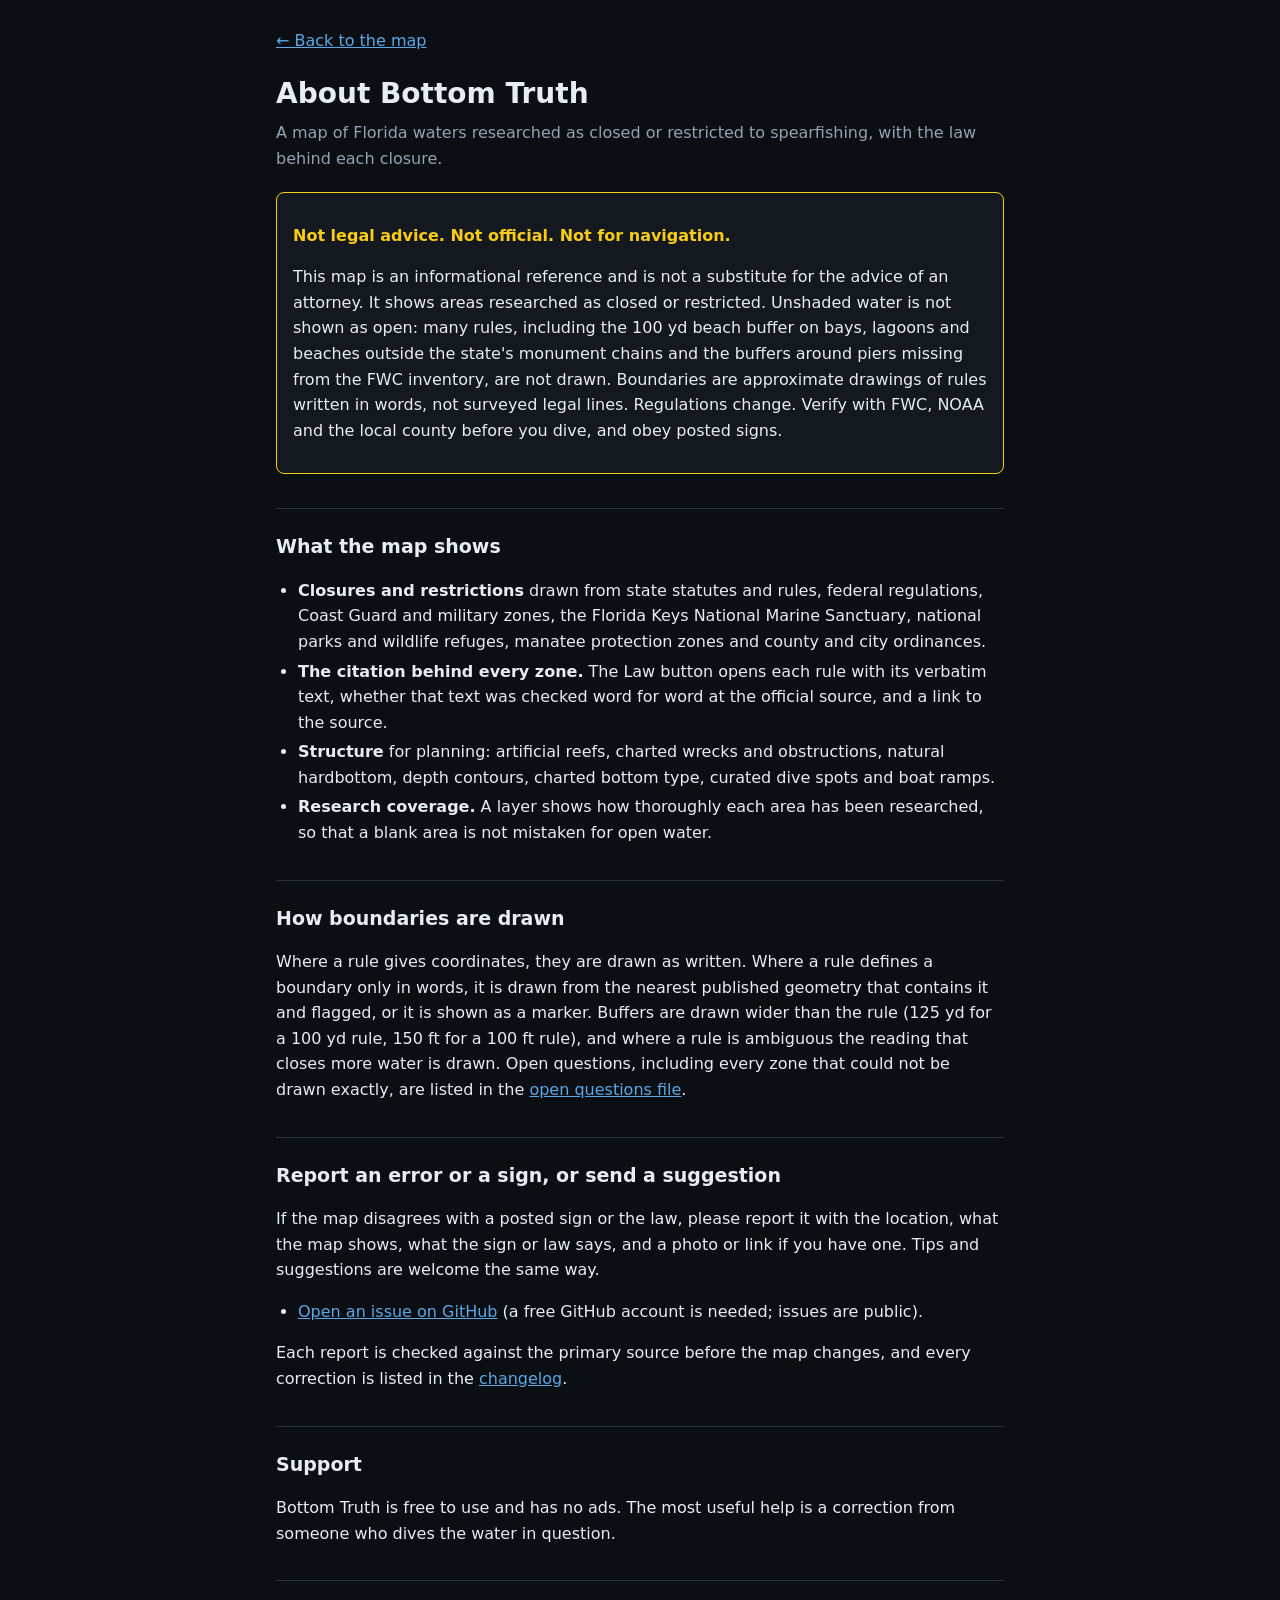
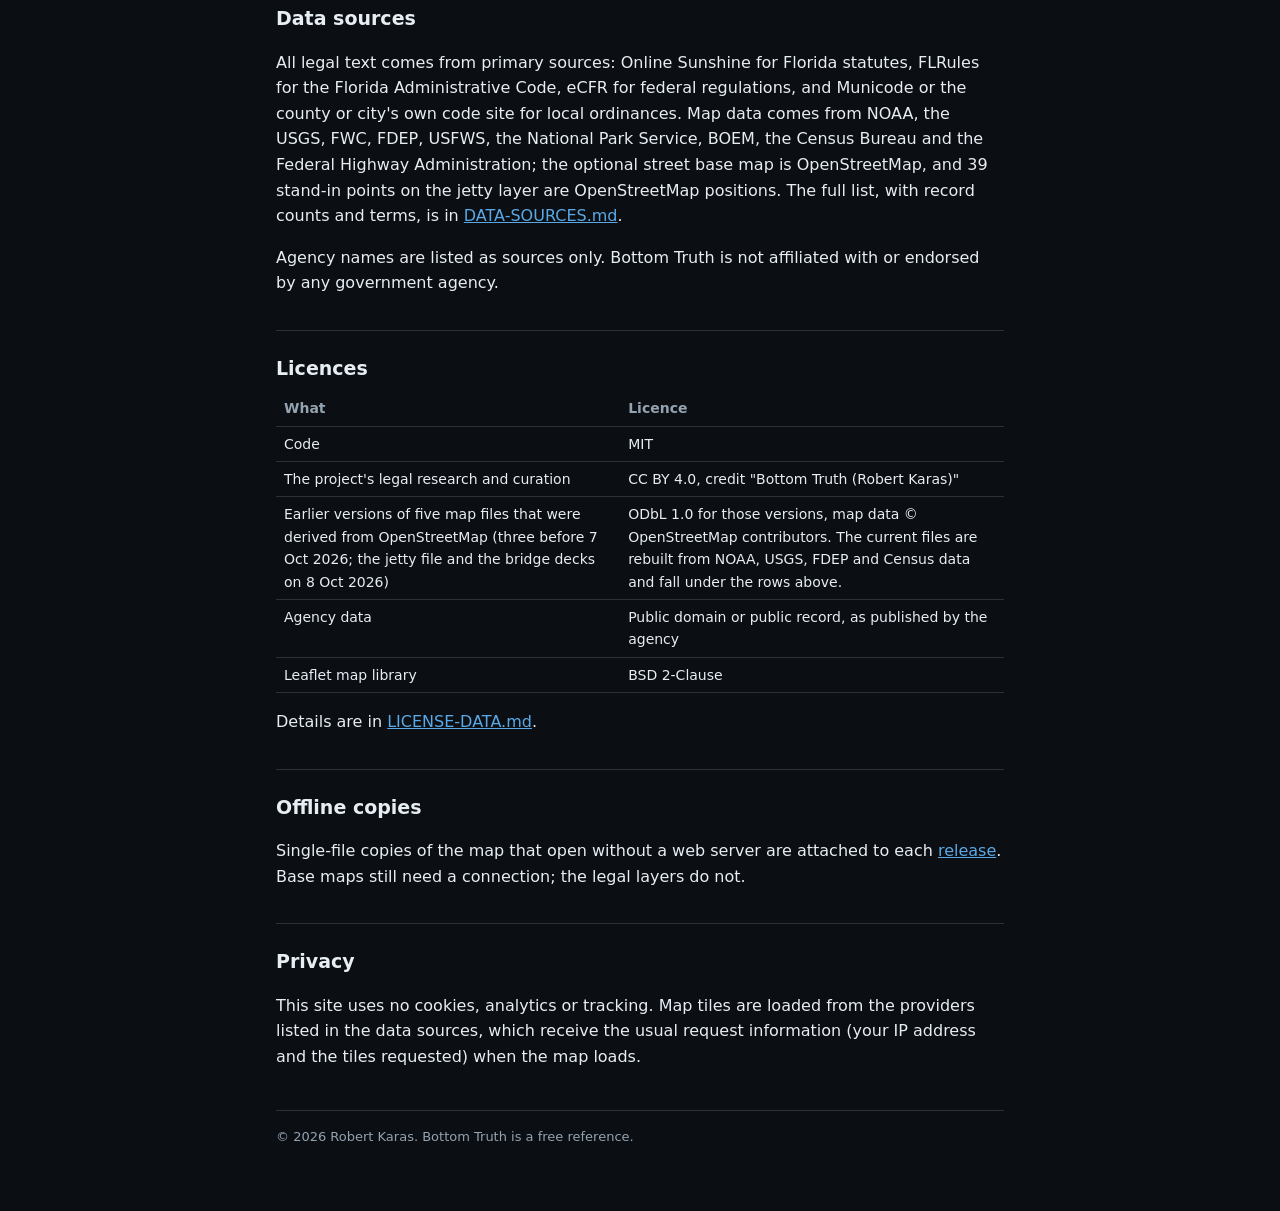
<file: about.html>
<!DOCTYPE html>
<html lang="en"><head><meta charset="utf-8">
<meta name="viewport" content="width=device-width,initial-scale=1">
<title>About Bottom Truth</title>
<meta name="description" content="What Bottom Truth is, what it is not, where its data comes from, its licences, and how to report an error.">
<link rel="icon" href="favicon.svg" type="image/svg+xml">
<style>
:root{--bg:#0b0e13;--panel:#141920;--line:#2a3139;--txt:#e6edf3;--dim:#94a3b1;--acc:#5aa9e6;--warn:#facc15}
*{box-sizing:border-box}
body{margin:0;background:var(--bg);color:var(--txt);font:16px/1.6 system-ui,-apple-system,"Segoe UI",Roboto,sans-serif}
main{max-width:760px;margin:0 auto;padding:28px 16px 64px}
a{color:var(--acc)}
h1{font-size:28px;margin:0 0 4px}
h1+p{color:var(--dim);margin-top:0}
h2{font-size:19px;margin:34px 0 8px;border-top:1px solid var(--line);padding-top:22px}
.notice{background:var(--panel);border:1px solid var(--warn);border-radius:8px;padding:14px 16px;margin:20px 0}
.notice b{color:var(--warn)}
ul{padding-left:22px}
li{margin:4px 0}
table{border-collapse:collapse;width:100%;font-size:14px}
th,td{border-bottom:1px solid var(--line);text-align:left;padding:6px 8px;vertical-align:top}
th{color:var(--dim);font-weight:600}
.back{display:inline-block;margin-bottom:18px}
footer{color:var(--dim);font-size:13px;margin-top:40px;border-top:1px solid var(--line);padding-top:16px}
</style>
</head><body><main>
<a class="back" href="./">&larr; Back to the map</a>
<h1>About Bottom Truth</h1>
<p>A map of Florida waters researched as closed or restricted to spearfishing, with the law behind each closure.</p>

<div class="notice" role="note">
<p><b>Not legal advice. Not official. Not for navigation.</b></p>
<p>This map is an informational reference and is not a substitute for the advice of an attorney. It
shows areas researched as closed or restricted. Unshaded water is not shown as open: many rules,
including the 100 yd beach buffer on bays, lagoons and beaches outside the state's monument chains
and the buffers around piers missing from the FWC inventory, are not drawn. Boundaries are approximate drawings of rules written in words, not
surveyed legal lines. Regulations change. Verify with FWC, NOAA and the local county before you dive,
and obey posted signs.</p>
</div>

<h2>What the map shows</h2>
<ul>
<li><b>Closures and restrictions</b> drawn from state statutes and rules, federal regulations, Coast
Guard and military zones, the Florida Keys National Marine Sanctuary, national parks and wildlife
refuges, manatee protection zones and county and city ordinances.</li>
<li><b>The citation behind every zone.</b> The Law button opens each rule with its verbatim text,
whether that text was checked word for word at the official source, and a link to the source.</li>
<li><b>Structure</b> for planning: artificial reefs, charted wrecks and obstructions, natural
hardbottom, depth contours, charted bottom type, curated dive spots and boat ramps.</li>
<li><b>Research coverage.</b> A layer shows how thoroughly each area has been researched, so that a
blank area is not mistaken for open water.</li>
</ul>

<h2>How boundaries are drawn</h2>
<p>Where a rule gives coordinates, they are drawn as written. Where a rule defines a boundary only in
words, it is drawn from the nearest published geometry that contains it and flagged, or it is shown
as a marker. Buffers are drawn wider than the rule (125 yd for a 100 yd rule, 150 ft for a 100 ft
rule), and where a rule is ambiguous the reading that closes more water is drawn. Open questions,
including every zone that could not be drawn exactly, are listed in the
<a href="https://github.com/Rowow1/hardbottom/blob/main/OPEN-QUESTIONS.md">open questions file</a>.</p>

<h2 id="contact">Report an error or a sign, or send a suggestion</h2>
<p>If the map disagrees with a posted sign or the law, please report it with the location, what the
map shows, what the sign or law says, and a photo or link if you have one. Tips and suggestions are
welcome the same way.</p>
<ul>
<li><a href="https://github.com/Rowow1/hardbottom/issues/new/choose">Open an issue on GitHub</a> (a free
GitHub account is needed; issues are public).</li>
</ul>
<p>Each report is checked against the primary source before the map changes, and every correction is
listed in the <a href="https://github.com/Rowow1/hardbottom/blob/main/CHANGELOG.md">changelog</a>.</p>

<h2 id="support">Support</h2>
<p>Bottom Truth is free to use and has no ads. The most useful help is a correction from someone who
dives the water in question.</p>

<h2>Data sources</h2>
<p>All legal text comes from primary sources: Online Sunshine for Florida statutes, FLRules for the
Florida Administrative Code, eCFR for federal regulations, and Municode or the county or city's own
code site for local ordinances. Map data comes from NOAA, the USGS, FWC, FDEP, USFWS, the National
Park Service, BOEM, the Census Bureau and the Federal Highway Administration; the optional street base
map is OpenStreetMap, and 39 stand-in points on the jetty layer are OpenStreetMap positions. The full list,
with record counts and terms, is in
<a href="https://github.com/Rowow1/hardbottom/blob/main/DATA-SOURCES.md">DATA-SOURCES.md</a>.</p>
<p>Agency names are listed as sources only. Bottom Truth is not affiliated with or endorsed by any
government agency.</p>

<h2>Licences</h2>
<table>
<tr><th>What</th><th>Licence</th></tr>
<tr><td>Code</td><td>MIT</td></tr>
<tr><td>The project's legal research and curation</td><td>CC BY 4.0, credit "Bottom Truth (Robert Karas)"</td></tr>
<tr><td>Earlier versions of five map files that were derived from OpenStreetMap (three before 7 Oct 2026; the jetty file and the bridge decks on 8 Oct 2026)</td><td>ODbL 1.0 for those versions, map data &copy; OpenStreetMap contributors. The current files are rebuilt from NOAA, USGS, FDEP and Census data and fall under the rows above.</td></tr>
<tr><td>Agency data</td><td>Public domain or public record, as published by the agency</td></tr>
<tr><td>Leaflet map library</td><td>BSD 2-Clause</td></tr>
</table>
<p>Details are in <a href="https://github.com/Rowow1/hardbottom/blob/main/LICENSE-DATA.md">LICENSE-DATA.md</a>.</p>

<h2>Offline copies</h2>
<p>Single-file copies of the map that open without a web server are attached to each
<a href="https://github.com/Rowow1/hardbottom/releases">release</a>. Base maps still need a
connection; the legal layers do not.</p>

<h2>Privacy</h2>
<p>This site uses no cookies, analytics or tracking. Map tiles are loaded from the providers listed
in the data sources, which receive the usual request information (your IP address and the tiles
requested) when the map loads.</p>

<footer>&copy; 2026 Robert Karas. Bottom Truth is a free reference.</footer>
</main></body></html>
</file>
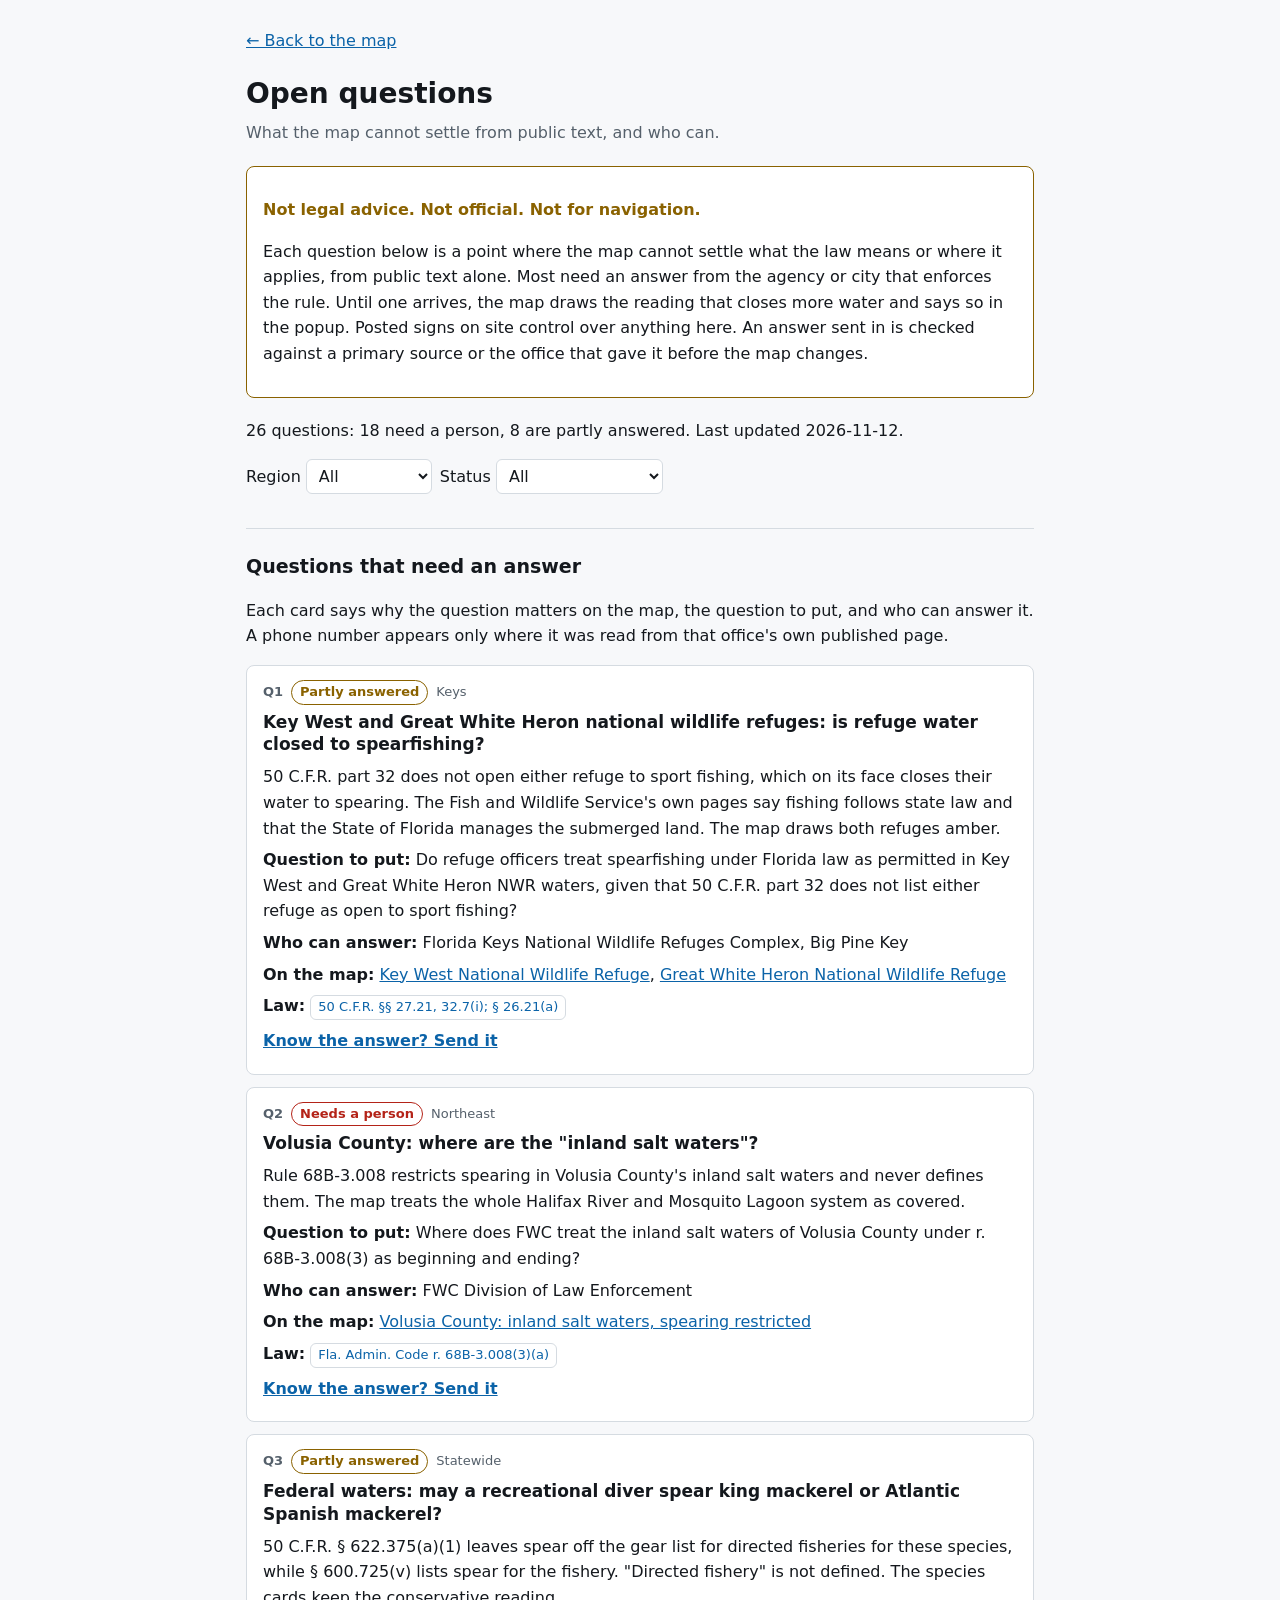
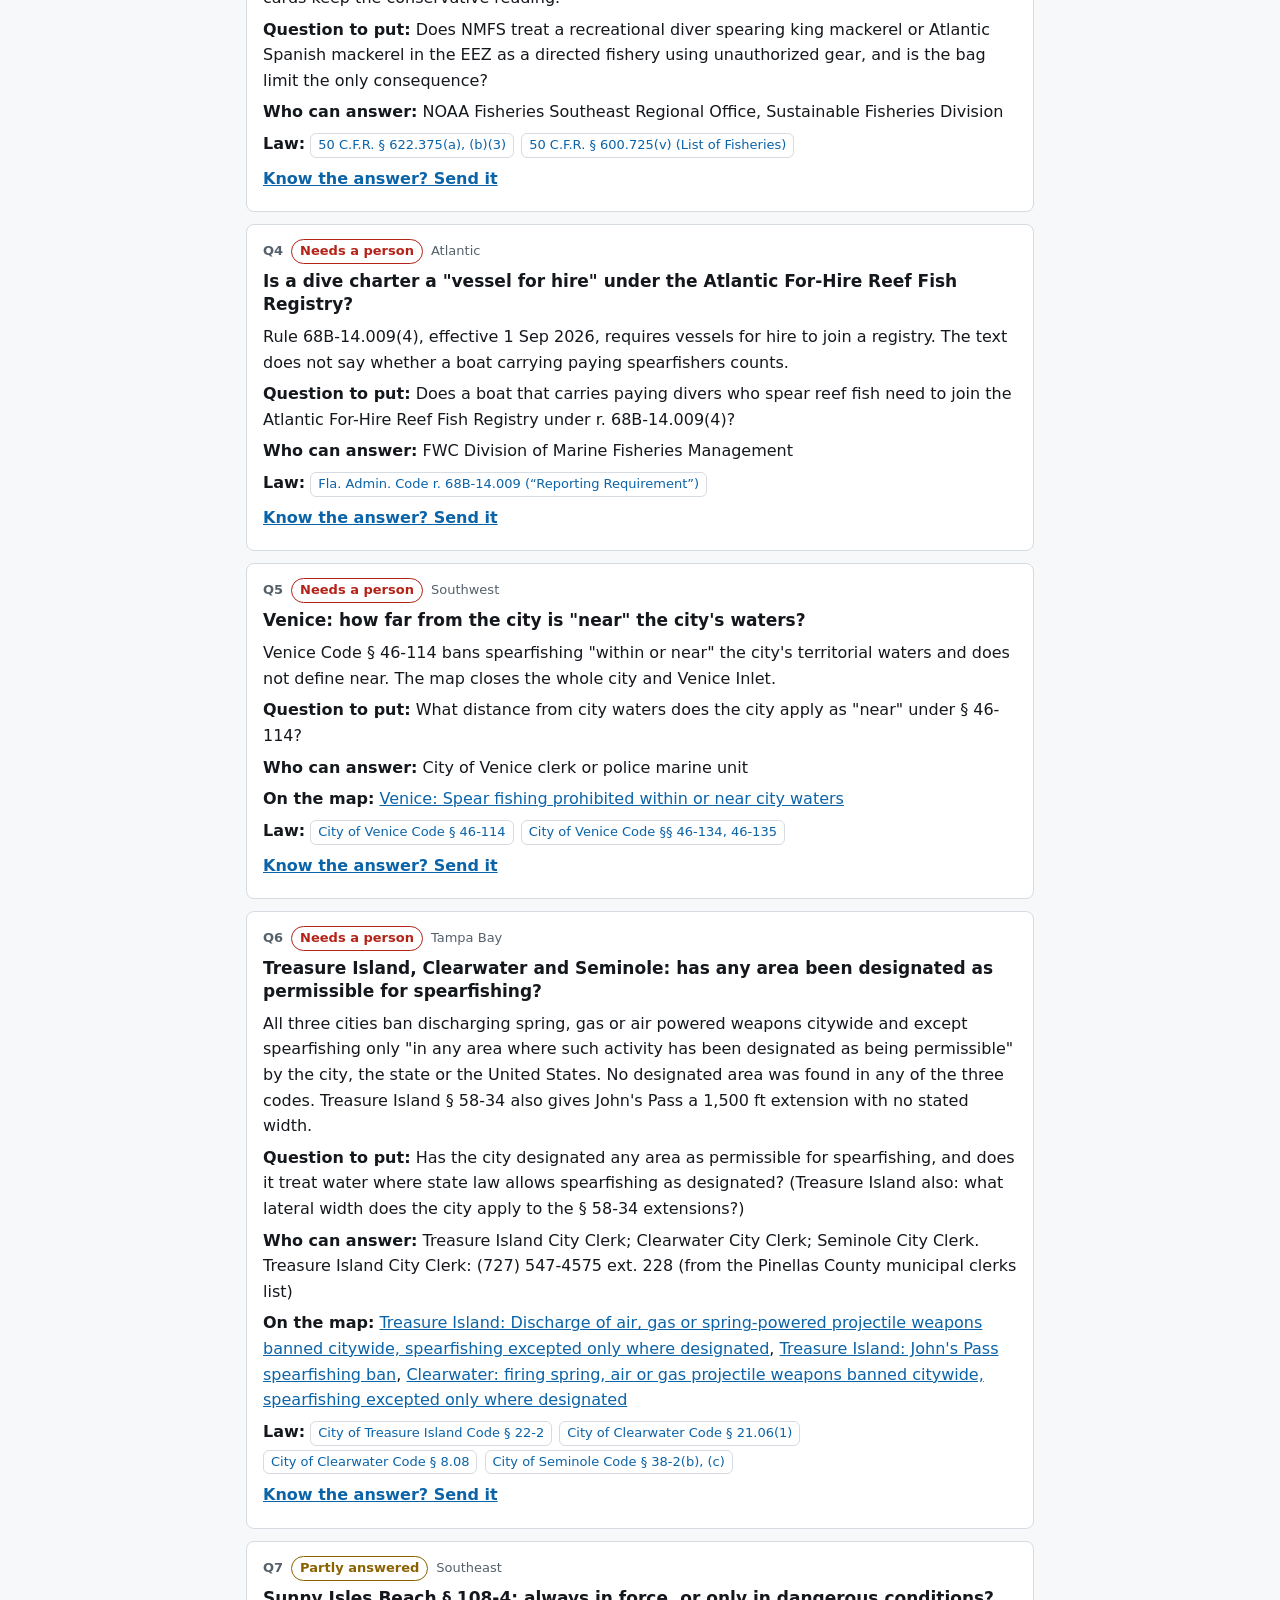
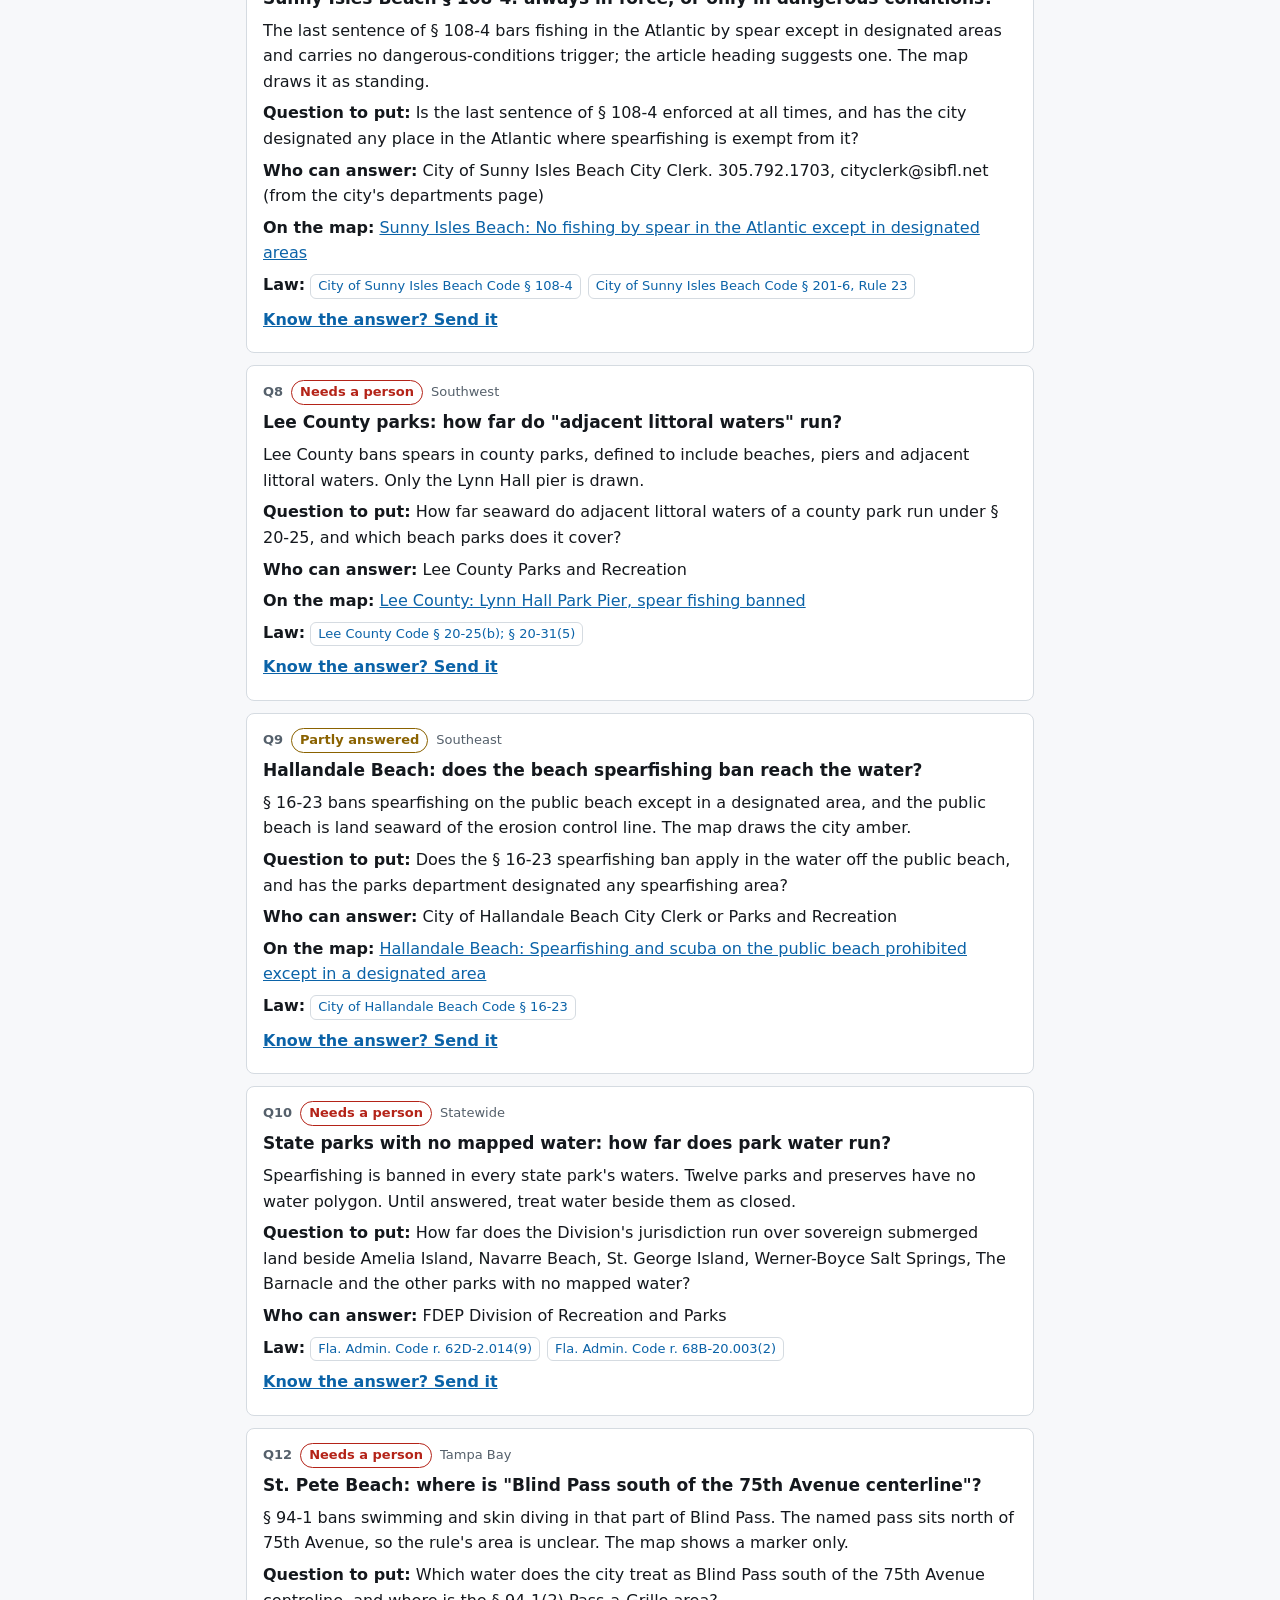
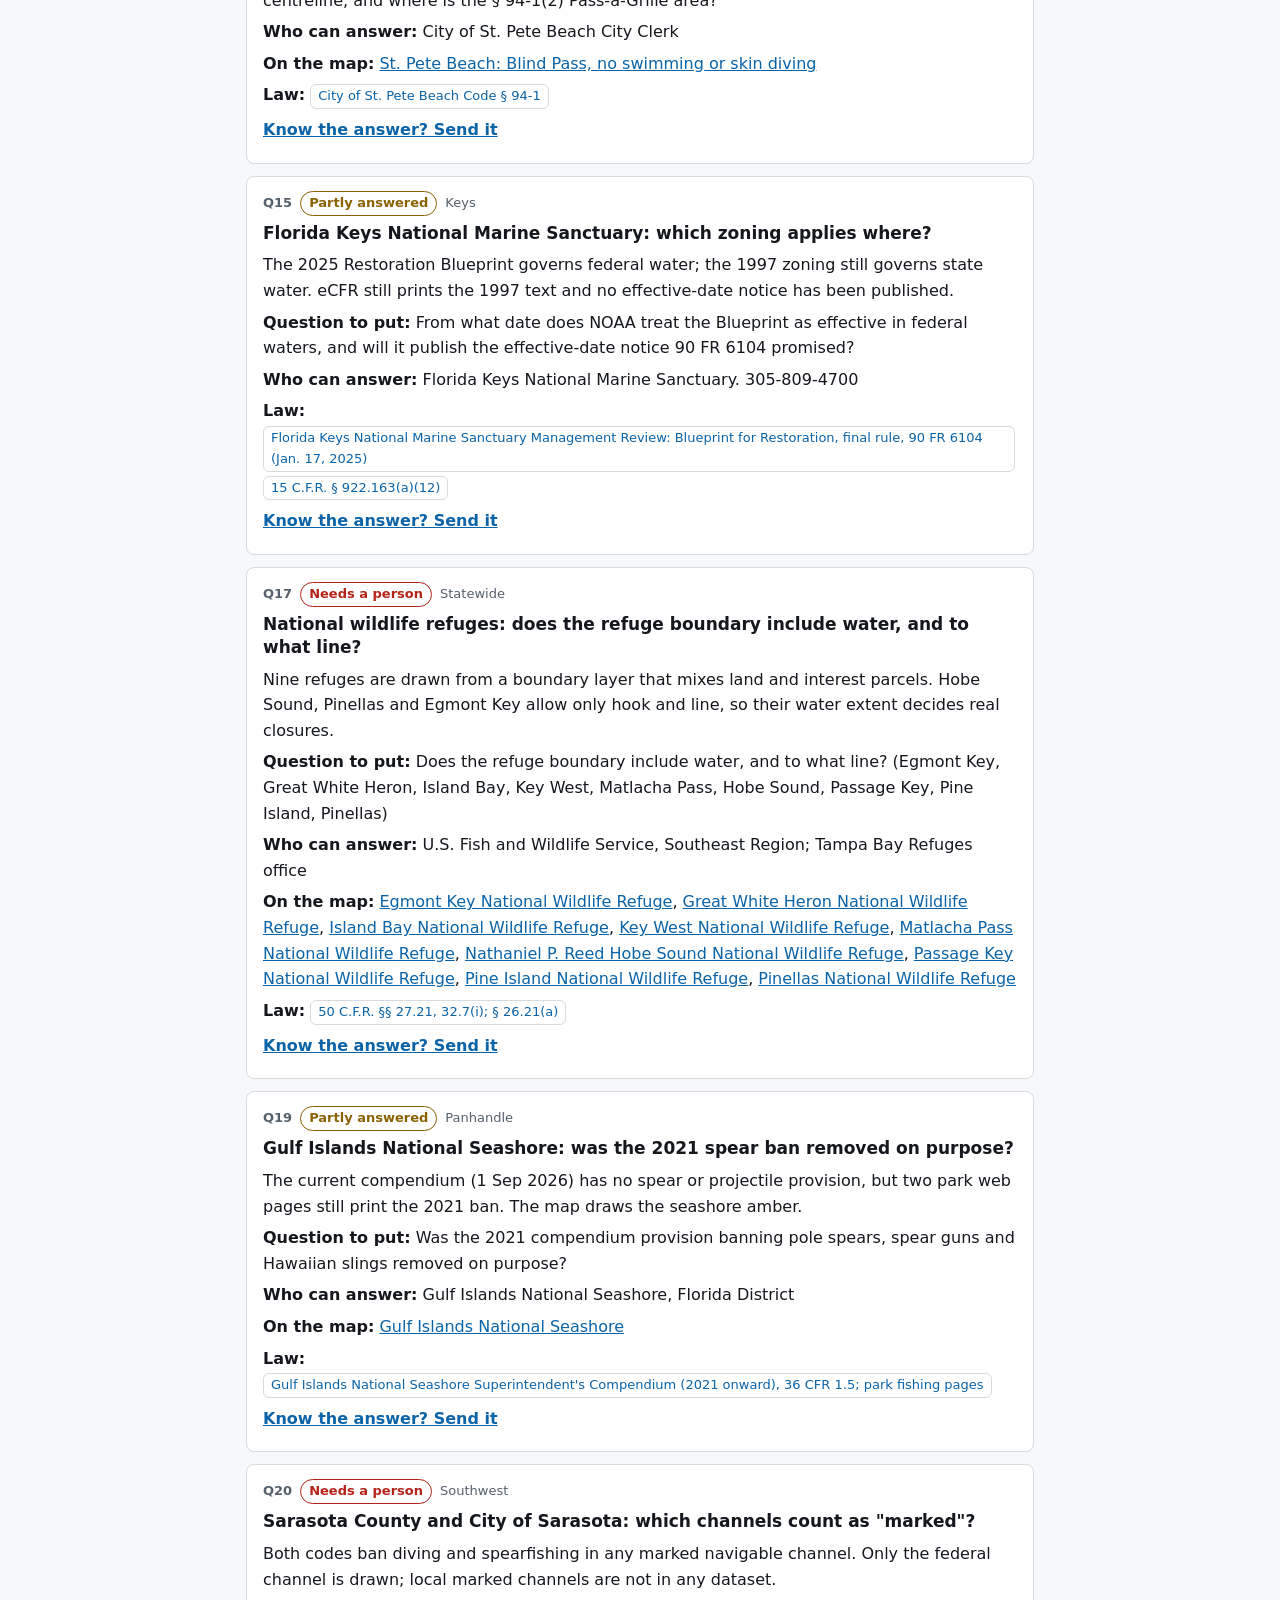
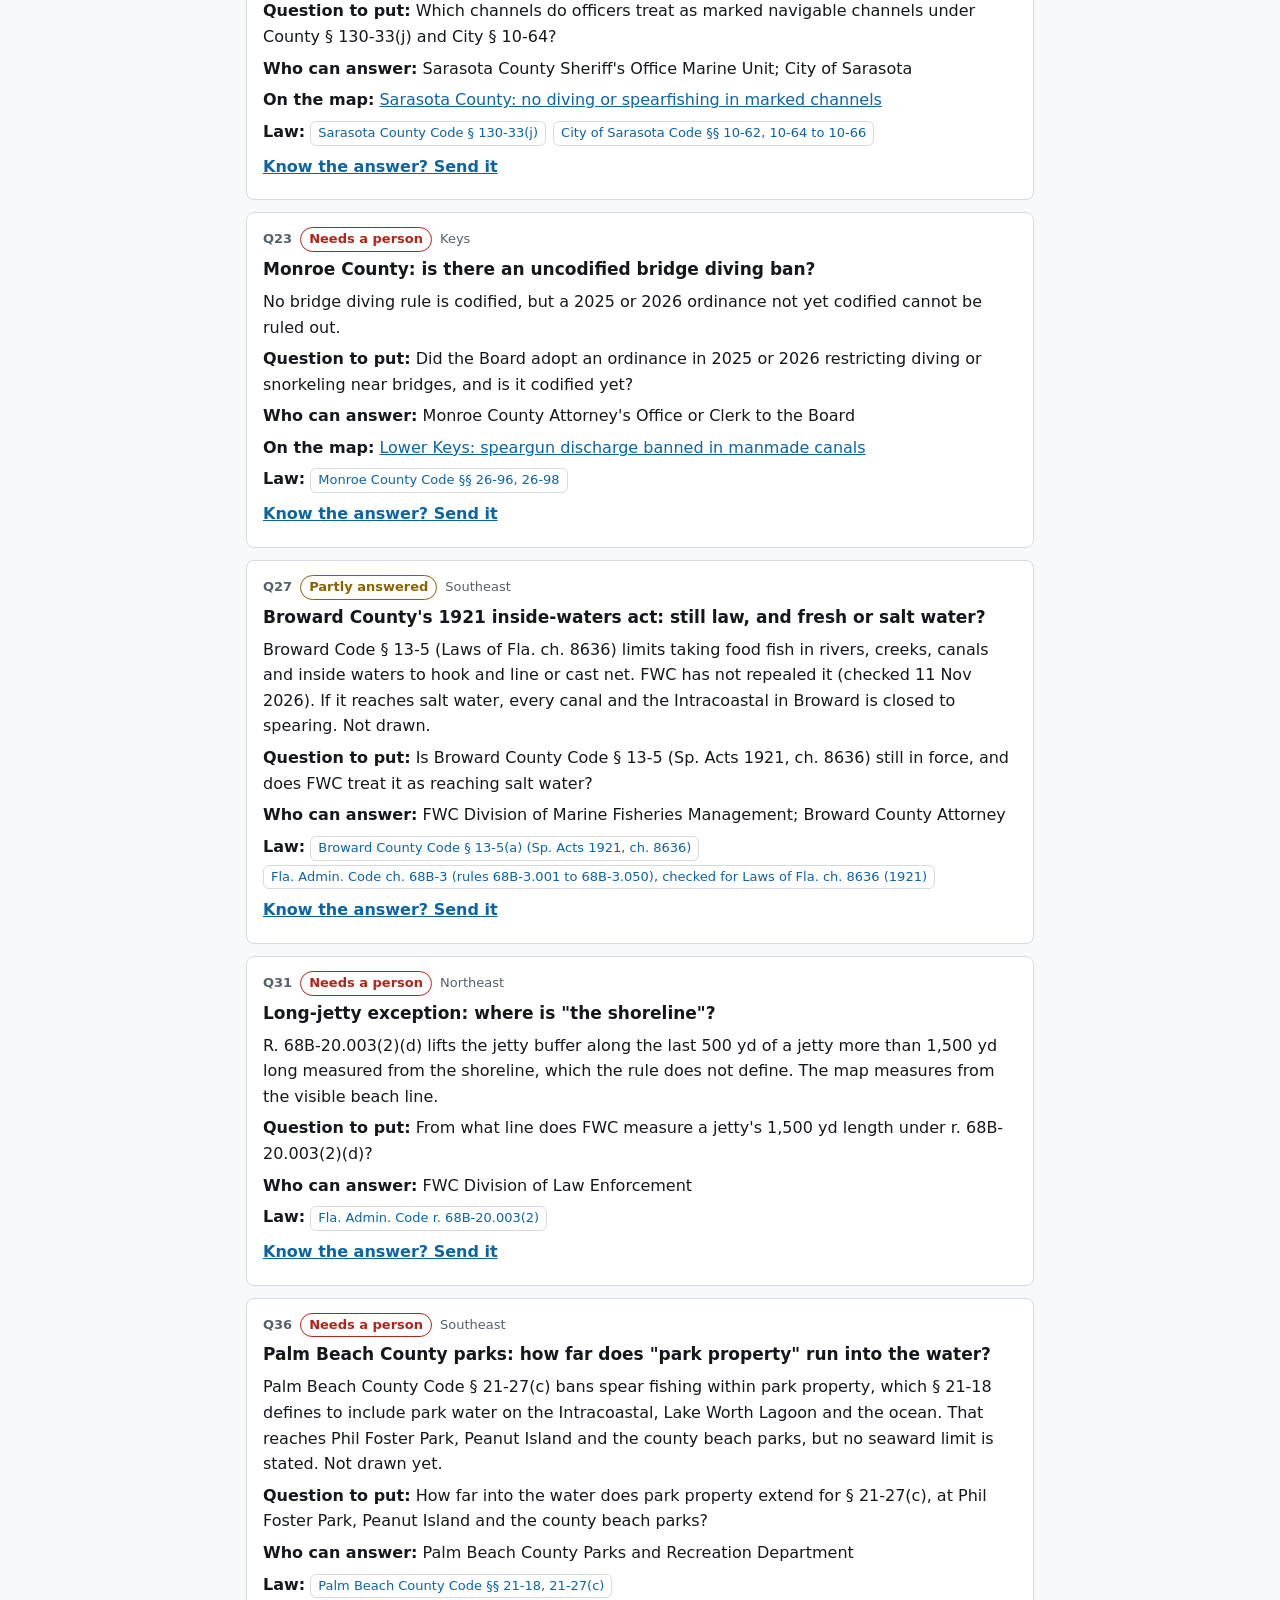
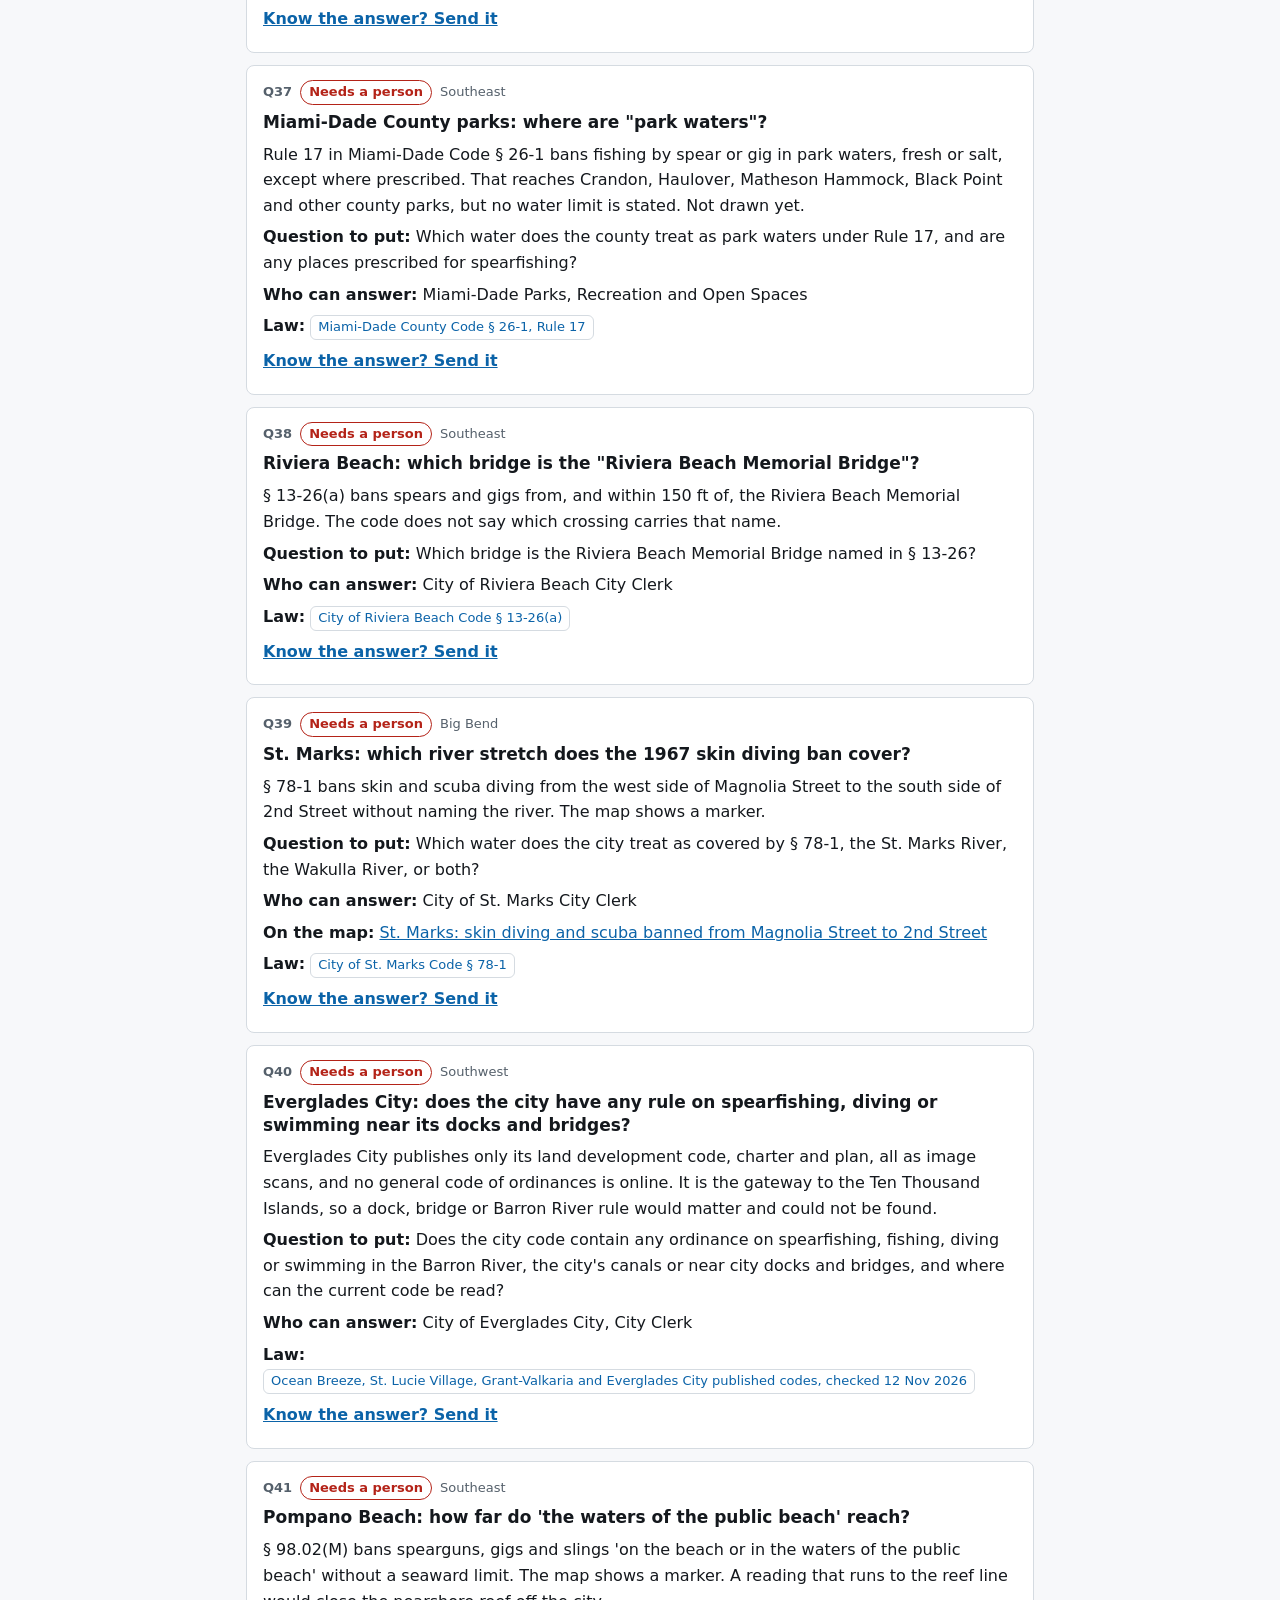
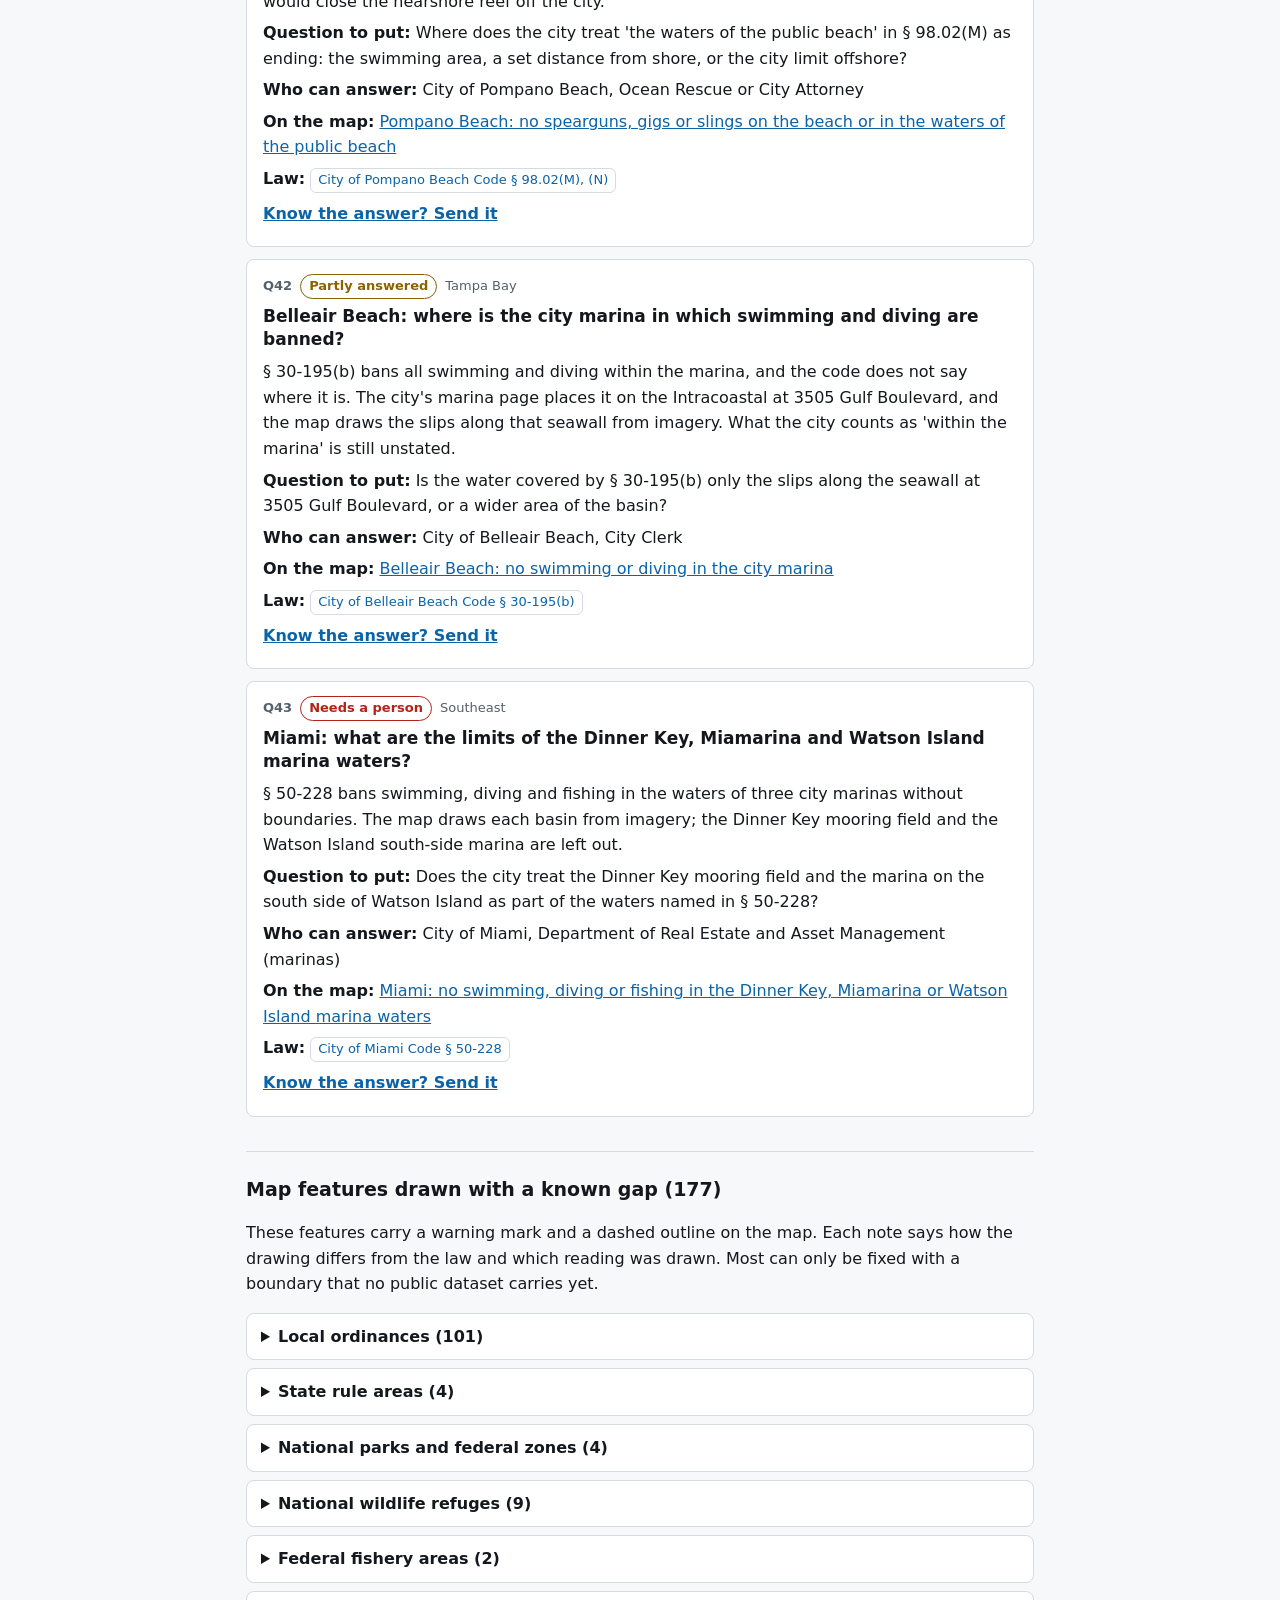
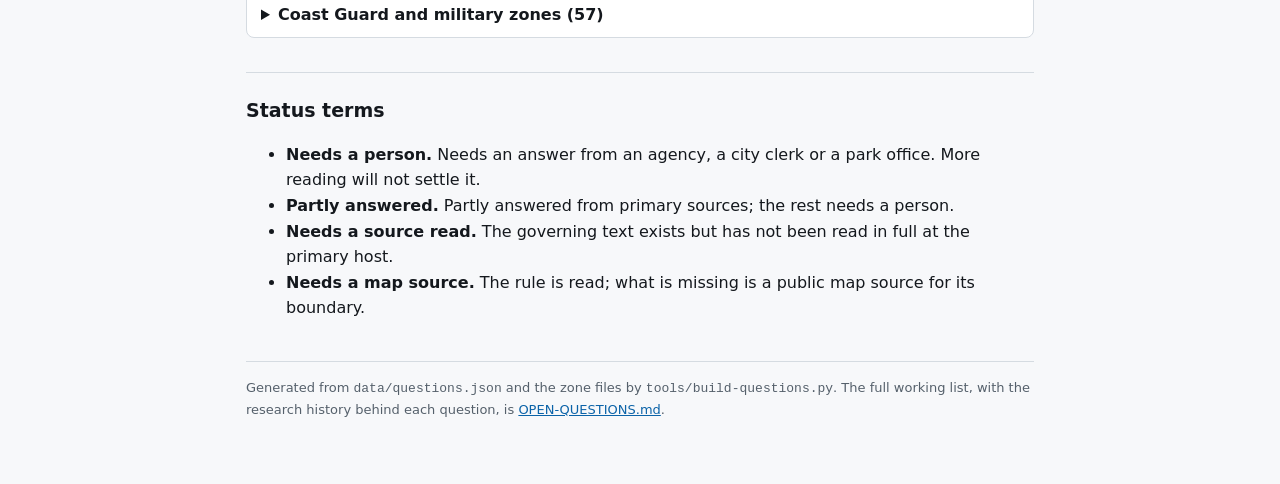
<file: questions.html>
<!DOCTYPE html>
<html lang="en"><head><meta charset="utf-8">
<meta name="viewport" content="width=device-width,initial-scale=1">
<title>Open questions | Bottom Truth</title>
<meta name="description" content="Questions about Florida spearfishing rules that public sources cannot settle, who can answer each one, and where it shows on the map.">
<link rel="canonical" href="https://bottomtruth.com/questions.html">
<meta name="theme-color" content="#0b0e13">
<link rel="icon" href="favicon.svg" type="image/svg+xml">
<style>
:root{--bg:#0b0e13;--panel:#141920;--line:#2a3139;--txt:#e6edf3;--dim:#94a3b1;--acc:#5aa9e6;--warn:#facc15;--red:#f87171;--grn:#4ade80}
*{box-sizing:border-box}
body{margin:0;background:var(--bg);color:var(--txt);font:16px/1.6 system-ui,-apple-system,"Segoe UI",Roboto,sans-serif}
main{max-width:820px;margin:0 auto;padding:28px 16px 64px}
a{color:var(--acc)}
h1{font-size:28px;margin:0 0 4px}
h1+p{color:var(--dim);margin-top:0}
h2{font-size:19px;margin:34px 0 8px;border-top:1px solid var(--line);padding-top:22px}
.notice{background:var(--panel);border:1px solid var(--warn);border-radius:8px;padding:14px 16px;margin:20px 0}
.notice b{color:var(--warn)}
.back{display:inline-block;margin-bottom:18px}
.filters{display:flex;flex-wrap:wrap;gap:8px;align-items:center;margin:16px 0}
.filters select{background:var(--panel);color:var(--txt);border:1px solid var(--line);border-radius:6px;padding:6px 8px;font:inherit}
.q{background:var(--panel);border:1px solid var(--line);border-radius:8px;padding:14px 16px;margin:12px 0}
.q h3{font-size:17px;margin:6px 0 8px;line-height:1.35}
.q p{margin:6px 0}
.qhead{display:flex;flex-wrap:wrap;gap:8px;align-items:center;font-size:13px}
.qn{font-weight:700;color:var(--dim)}
.badge{border:1px solid currentColor;border-radius:999px;padding:1px 8px;font-weight:600}
.badge.needs-person{color:var(--red)}
.badge.partly{color:var(--warn)}
.badge.needs-source,.badge.needs-geometry{color:var(--acc)}
.reg{color:var(--dim)}
.chip{display:inline-block;font-size:13px;border:1px solid var(--line);border-radius:6px;padding:1px 7px;margin:2px 2px 2px 0;text-decoration:none}
.chip:hover,.maplink:hover{text-decoration:underline}
.answer a{font-weight:600}
details{background:var(--panel);border:1px solid var(--line);border-radius:8px;margin:8px 0;padding:6px 14px}
summary{cursor:pointer;font-weight:600;padding:4px 0}
ul.flags{padding-left:18px;font-size:14px}
ul.flags li{margin:10px 0}
.fk{color:var(--dim);font-size:12px;margin-left:8px}
.ft{color:var(--dim)}
footer{color:var(--dim);font-size:13px;margin-top:40px;border-top:1px solid var(--line);padding-top:16px}
@media (prefers-color-scheme: light){:root:not([data-theme="dark"]){--bg:#f7f8fa;--panel:#fff;--line:#d5dbe1;--txt:#14181d;--dim:#55606b;--acc:#0b63a8;--warn:#8a6200;--red:#b42318;--grn:#1f7a3d}}
</style>
</head><body><main>
<a class="back" href="./">&larr; Back to the map</a>
<h1>Open questions</h1>
<p>What the map cannot settle from public text, and who can.</p>

<div class="notice" role="note">
<p><b>Not legal advice. Not official. Not for navigation.</b></p>
<p>Each question below is a point where the map cannot settle what the law means or where it applies, from public text alone. Most need an answer from the agency or city that enforces the rule. Until one arrives, the map draws the reading that closes more water and says so in the popup. Posted signs on site control over anything here. An answer sent in is checked
against a primary source or the office that gave it before the map changes.</p>
</div>

<p>26 questions: 18 need a person, 8 are partly answered. Last updated 2026-11-12.</p>

<div class="filters" role="group" aria-label="Filter the questions">
<label>Region <select id="fr"><option value="">All</option><option>Atlantic</option><option>Big Bend</option><option>Keys</option><option>Northeast</option><option>Panhandle</option><option>Southeast</option><option>Southwest</option><option>Statewide</option><option>Tampa Bay</option></select></label>
<label>Status <select id="fs"><option value="">All</option><option value="needs-person">Needs a person</option><option value="partly">Partly answered</option></select></label>
</div>

<h2>Questions that need an answer</h2>
<p>Each card says why the question matters on the map, the question to put, and who can answer it.
A phone number appears only where it was read from that office's own published page.</p>
<article class="q" data-status="partly" data-region="Keys" id="q1">
<div class="qhead"><span class="qn">Q1</span><span class="badge partly">Partly answered</span><span class="reg">Keys</span></div>
<h3>Key West and Great White Heron national wildlife refuges: is refuge water closed to spearfishing?</h3>
<p>50 C.F.R. part 32 does not open either refuge to sport fishing, which on its face closes their water to spearing. The Fish and Wildlife Service&#x27;s own pages say fishing follows state law and that the State of Florida manages the submerged land. The map draws both refuges amber.</p>
<p class="ask"><b>Question to put:</b> Do refuge officers treat spearfishing under Florida law as permitted in Key West and Great White Heron NWR waters, given that 50 C.F.R. part 32 does not list either refuge as open to sport fishing?</p>
<p class="who"><b>Who can answer:</b> Florida Keys National Wildlife Refuges Complex, Big Pine Key</p>
<p class="links"><b>On the map:</b> <a class="maplink" href="./?zone=nwr-kew">Key West National Wildlife Refuge</a>, <a class="maplink" href="./?zone=nwr-gwh">Great White Heron National Wildlife Refuge</a></p>
<p class="links"><b>Law:</b> <a class="chip" href="./?law=cfr-50-27-21">50 C.F.R. §§ 27.21, 32.7(i); § 26.21(a)</a></p>
<p class="answer"><a href="https://github.com/Rowow1/hardbottom/issues/new?title=Answer+to+open+question+Q1&amp;body=Question+1%3A+Key+West+and+Great+White+Heron+national+wildlife+refuges%3A+is+refuge+water+closed+to+spearfishing%3F%0A%0AThe+answer+%28who+said+it%2C+and+when%29%3A%0A%0A%0AWhere+it+came+from+%28a+link%2C+a+document%2C+or+the+office+and+the+name+of+the+person%29%3A%0A" target="_blank" rel="noopener">Know the answer? Send it</a></p>
</article>
<article class="q" data-status="needs-person" data-region="Northeast" id="q2">
<div class="qhead"><span class="qn">Q2</span><span class="badge needs-person">Needs a person</span><span class="reg">Northeast</span></div>
<h3>Volusia County: where are the &quot;inland salt waters&quot;?</h3>
<p>Rule 68B-3.008 restricts spearing in Volusia County&#x27;s inland salt waters and never defines them. The map treats the whole Halifax River and Mosquito Lagoon system as covered.</p>
<p class="ask"><b>Question to put:</b> Where does FWC treat the inland salt waters of Volusia County under r. 68B-3.008(3) as beginning and ending?</p>
<p class="who"><b>Who can answer:</b> FWC Division of Law Enforcement</p>
<p class="links"><b>On the map:</b> <a class="maplink" href="./?zone=vol">Volusia County: inland salt waters, spearing restricted</a></p>
<p class="links"><b>Law:</b> <a class="chip" href="./?law=fac-68b-3-008">Fla. Admin. Code r. 68B-3.008(3)(a)</a></p>
<p class="answer"><a href="https://github.com/Rowow1/hardbottom/issues/new?title=Answer+to+open+question+Q2&amp;body=Question+2%3A+Volusia+County%3A+where+are+the+%22inland+salt+waters%22%3F%0A%0AThe+answer+%28who+said+it%2C+and+when%29%3A%0A%0A%0AWhere+it+came+from+%28a+link%2C+a+document%2C+or+the+office+and+the+name+of+the+person%29%3A%0A" target="_blank" rel="noopener">Know the answer? Send it</a></p>
</article>
<article class="q" data-status="partly" data-region="Statewide" id="q3">
<div class="qhead"><span class="qn">Q3</span><span class="badge partly">Partly answered</span><span class="reg">Statewide</span></div>
<h3>Federal waters: may a recreational diver spear king mackerel or Atlantic Spanish mackerel?</h3>
<p>50 C.F.R. § 622.375(a)(1) leaves spear off the gear list for directed fisheries for these species, while § 600.725(v) lists spear for the fishery. &quot;Directed fishery&quot; is not defined. The species cards keep the conservative reading.</p>
<p class="ask"><b>Question to put:</b> Does NMFS treat a recreational diver spearing king mackerel or Atlantic Spanish mackerel in the EEZ as a directed fishery using unauthorized gear, and is the bag limit the only consequence?</p>
<p class="who"><b>Who can answer:</b> NOAA Fisheries Southeast Regional Office, Sustainable Fisheries Division</p>
<p class="links"><b>Law:</b> <a class="chip" href="./?law=cfr-622-375">50 C.F.R. § 622.375(a), (b)(3)</a> <a class="chip" href="./?law=cfr-600-725">50 C.F.R. § 600.725(v) (List of Fisheries)</a></p>
<p class="answer"><a href="https://github.com/Rowow1/hardbottom/issues/new?title=Answer+to+open+question+Q3&amp;body=Question+3%3A+Federal+waters%3A+may+a+recreational+diver+spear+king+mackerel+or+Atlantic+Spanish+mackerel%3F%0A%0AThe+answer+%28who+said+it%2C+and+when%29%3A%0A%0A%0AWhere+it+came+from+%28a+link%2C+a+document%2C+or+the+office+and+the+name+of+the+person%29%3A%0A" target="_blank" rel="noopener">Know the answer? Send it</a></p>
</article>
<article class="q" data-status="needs-person" data-region="Atlantic" id="q4">
<div class="qhead"><span class="qn">Q4</span><span class="badge needs-person">Needs a person</span><span class="reg">Atlantic</span></div>
<h3>Is a dive charter a &quot;vessel for hire&quot; under the Atlantic For-Hire Reef Fish Registry?</h3>
<p>Rule 68B-14.009(4), effective 1 Sep 2026, requires vessels for hire to join a registry. The text does not say whether a boat carrying paying spearfishers counts.</p>
<p class="ask"><b>Question to put:</b> Does a boat that carries paying divers who spear reef fish need to join the Atlantic For-Hire Reef Fish Registry under r. 68B-14.009(4)?</p>
<p class="who"><b>Who can answer:</b> FWC Division of Marine Fisheries Management</p>
<p class="links"><b>Law:</b> <a class="chip" href="./?law=fac-68b-14-009">Fla. Admin. Code r. 68B-14.009 (“Reporting Requirement”)</a></p>
<p class="answer"><a href="https://github.com/Rowow1/hardbottom/issues/new?title=Answer+to+open+question+Q4&amp;body=Question+4%3A+Is+a+dive+charter+a+%22vessel+for+hire%22+under+the+Atlantic+For-Hire+Reef+Fish+Registry%3F%0A%0AThe+answer+%28who+said+it%2C+and+when%29%3A%0A%0A%0AWhere+it+came+from+%28a+link%2C+a+document%2C+or+the+office+and+the+name+of+the+person%29%3A%0A" target="_blank" rel="noopener">Know the answer? Send it</a></p>
</article>
<article class="q" data-status="needs-person" data-region="Southwest" id="q5">
<div class="qhead"><span class="qn">Q5</span><span class="badge needs-person">Needs a person</span><span class="reg">Southwest</span></div>
<h3>Venice: how far from the city is &quot;near&quot; the city&#x27;s waters?</h3>
<p>Venice Code § 46-114 bans spearfishing &quot;within or near&quot; the city&#x27;s territorial waters and does not define near. The map closes the whole city and Venice Inlet.</p>
<p class="ask"><b>Question to put:</b> What distance from city waters does the city apply as &quot;near&quot; under § 46-114?</p>
<p class="who"><b>Who can answer:</b> City of Venice clerk or police marine unit</p>
<p class="links"><b>On the map:</b> <a class="maplink" href="./?zone=loc-venice">Venice: Spear fishing prohibited within or near city waters</a></p>
<p class="links"><b>Law:</b> <a class="chip" href="./?law=venice-46-114">City of Venice Code § 46-114</a> <a class="chip" href="./?law=venice-46-134">City of Venice Code §§ 46-134, 46-135</a></p>
<p class="answer"><a href="https://github.com/Rowow1/hardbottom/issues/new?title=Answer+to+open+question+Q5&amp;body=Question+5%3A+Venice%3A+how+far+from+the+city+is+%22near%22+the+city%27s+waters%3F%0A%0AThe+answer+%28who+said+it%2C+and+when%29%3A%0A%0A%0AWhere+it+came+from+%28a+link%2C+a+document%2C+or+the+office+and+the+name+of+the+person%29%3A%0A" target="_blank" rel="noopener">Know the answer? Send it</a></p>
</article>
<article class="q" data-status="needs-person" data-region="Tampa Bay" id="q6">
<div class="qhead"><span class="qn">Q6</span><span class="badge needs-person">Needs a person</span><span class="reg">Tampa Bay</span></div>
<h3>Treasure Island, Clearwater and Seminole: has any area been designated as permissible for spearfishing?</h3>
<p>All three cities ban discharging spring, gas or air powered weapons citywide and except spearfishing only &quot;in any area where such activity has been designated as being permissible&quot; by the city, the state or the United States. No designated area was found in any of the three codes. Treasure Island § 58-34 also gives John&#x27;s Pass a 1,500 ft extension with no stated width.</p>
<p class="ask"><b>Question to put:</b> Has the city designated any area as permissible for spearfishing, and does it treat water where state law allows spearfishing as designated? (Treasure Island also: what lateral width does the city apply to the § 58-34 extensions?)</p>
<p class="who"><b>Who can answer:</b> Treasure Island City Clerk; Clearwater City Clerk; Seminole City Clerk. Treasure Island City Clerk: (727) 547-4575 ext. 228 (from the Pinellas County municipal clerks list)</p>
<p class="links"><b>On the map:</b> <a class="maplink" href="./?zone=loc-ti222">Treasure Island: Discharge of air, gas or spring-powered projectile weapons banned citywide, spearfishing excepted only where designated</a>, <a class="maplink" href="./?zone=ti58">Treasure Island: John&#x27;s Pass spearfishing ban</a>, <a class="maplink" href="./?zone=clw2106">Clearwater: firing spring, air or gas projectile weapons banned citywide, spearfishing excepted only where designated</a></p>
<p class="links"><b>Law:</b> <a class="chip" href="./?law=ti-22-2">City of Treasure Island Code § 22-2</a> <a class="chip" href="./?law=clearwater-21-06">City of Clearwater Code § 21.06(1)</a> <a class="chip" href="./?law=clearwater-8-08">City of Clearwater Code § 8.08</a> <a class="chip" href="./?law=seminole-38-2">City of Seminole Code § 38-2(b), (c)</a></p>
<p class="answer"><a href="https://github.com/Rowow1/hardbottom/issues/new?title=Answer+to+open+question+Q6&amp;body=Question+6%3A+Treasure+Island%2C+Clearwater+and+Seminole%3A+has+any+area+been+designated+as+permissible+for+spearfishing%3F%0A%0AThe+answer+%28who+said+it%2C+and+when%29%3A%0A%0A%0AWhere+it+came+from+%28a+link%2C+a+document%2C+or+the+office+and+the+name+of+the+person%29%3A%0A" target="_blank" rel="noopener">Know the answer? Send it</a></p>
</article>
<article class="q" data-status="partly" data-region="Southeast" id="q7">
<div class="qhead"><span class="qn">Q7</span><span class="badge partly">Partly answered</span><span class="reg">Southeast</span></div>
<h3>Sunny Isles Beach § 108-4: always in force, or only in dangerous conditions?</h3>
<p>The last sentence of § 108-4 bars fishing in the Atlantic by spear except in designated areas and carries no dangerous-conditions trigger; the article heading suggests one. The map draws it as standing.</p>
<p class="ask"><b>Question to put:</b> Is the last sentence of § 108-4 enforced at all times, and has the city designated any place in the Atlantic where spearfishing is exempt from it?</p>
<p class="who"><b>Who can answer:</b> City of Sunny Isles Beach City Clerk. 305.792.1703, cityclerk@sibfl.net (from the city&#x27;s departments page)</p>
<p class="links"><b>On the map:</b> <a class="maplink" href="./?zone=loc-sib">Sunny Isles Beach: No fishing by spear in the Atlantic except in designated areas</a></p>
<p class="links"><b>Law:</b> <a class="chip" href="./?law=sib-108-4">City of Sunny Isles Beach Code § 108-4</a> <a class="chip" href="./?law=sunnyisles-201-6">City of Sunny Isles Beach Code § 201-6, Rule 23</a></p>
<p class="answer"><a href="https://github.com/Rowow1/hardbottom/issues/new?title=Answer+to+open+question+Q7&amp;body=Question+7%3A+Sunny+Isles+Beach+%C2%A7+108-4%3A+always+in+force%2C+or+only+in+dangerous+conditions%3F%0A%0AThe+answer+%28who+said+it%2C+and+when%29%3A%0A%0A%0AWhere+it+came+from+%28a+link%2C+a+document%2C+or+the+office+and+the+name+of+the+person%29%3A%0A" target="_blank" rel="noopener">Know the answer? Send it</a></p>
</article>
<article class="q" data-status="needs-person" data-region="Southwest" id="q8">
<div class="qhead"><span class="qn">Q8</span><span class="badge needs-person">Needs a person</span><span class="reg">Southwest</span></div>
<h3>Lee County parks: how far do &quot;adjacent littoral waters&quot; run?</h3>
<p>Lee County bans spears in county parks, defined to include beaches, piers and adjacent littoral waters. Only the Lynn Hall pier is drawn.</p>
<p class="ask"><b>Question to put:</b> How far seaward do adjacent littoral waters of a county park run under § 20-25, and which beach parks does it cover?</p>
<p class="who"><b>Who can answer:</b> Lee County Parks and Recreation</p>
<p class="links"><b>On the map:</b> <a class="maplink" href="./?zone=loc-lee-lynnhall">Lee County: Lynn Hall Park Pier, spear fishing banned</a></p>
<p class="links"><b>Law:</b> <a class="chip" href="./?law=lee-20-25">Lee County Code § 20-25(b); § 20-31(5)</a></p>
<p class="answer"><a href="https://github.com/Rowow1/hardbottom/issues/new?title=Answer+to+open+question+Q8&amp;body=Question+8%3A+Lee+County+parks%3A+how+far+do+%22adjacent+littoral+waters%22+run%3F%0A%0AThe+answer+%28who+said+it%2C+and+when%29%3A%0A%0A%0AWhere+it+came+from+%28a+link%2C+a+document%2C+or+the+office+and+the+name+of+the+person%29%3A%0A" target="_blank" rel="noopener">Know the answer? Send it</a></p>
</article>
<article class="q" data-status="partly" data-region="Southeast" id="q9">
<div class="qhead"><span class="qn">Q9</span><span class="badge partly">Partly answered</span><span class="reg">Southeast</span></div>
<h3>Hallandale Beach: does the beach spearfishing ban reach the water?</h3>
<p>§ 16-23 bans spearfishing on the public beach except in a designated area, and the public beach is land seaward of the erosion control line. The map draws the city amber.</p>
<p class="ask"><b>Question to put:</b> Does the § 16-23 spearfishing ban apply in the water off the public beach, and has the parks department designated any spearfishing area?</p>
<p class="who"><b>Who can answer:</b> City of Hallandale Beach City Clerk or Parks and Recreation</p>
<p class="links"><b>On the map:</b> <a class="maplink" href="./?zone=loc-hallandale">Hallandale Beach: Spearfishing and scuba on the public beach prohibited except in a designated area</a></p>
<p class="links"><b>Law:</b> <a class="chip" href="./?law=hallandale-16-23">City of Hallandale Beach Code § 16-23</a></p>
<p class="answer"><a href="https://github.com/Rowow1/hardbottom/issues/new?title=Answer+to+open+question+Q9&amp;body=Question+9%3A+Hallandale+Beach%3A+does+the+beach+spearfishing+ban+reach+the+water%3F%0A%0AThe+answer+%28who+said+it%2C+and+when%29%3A%0A%0A%0AWhere+it+came+from+%28a+link%2C+a+document%2C+or+the+office+and+the+name+of+the+person%29%3A%0A" target="_blank" rel="noopener">Know the answer? Send it</a></p>
</article>
<article class="q" data-status="needs-person" data-region="Statewide" id="q10">
<div class="qhead"><span class="qn">Q10</span><span class="badge needs-person">Needs a person</span><span class="reg">Statewide</span></div>
<h3>State parks with no mapped water: how far does park water run?</h3>
<p>Spearfishing is banned in every state park&#x27;s waters. Twelve parks and preserves have no water polygon. Until answered, treat water beside them as closed.</p>
<p class="ask"><b>Question to put:</b> How far does the Division&#x27;s jurisdiction run over sovereign submerged land beside Amelia Island, Navarre Beach, St. George Island, Werner-Boyce Salt Springs, The Barnacle and the other parks with no mapped water?</p>
<p class="who"><b>Who can answer:</b> FDEP Division of Recreation and Parks</p>
<p class="links"><b>Law:</b> <a class="chip" href="./?law=fac-62d-2-014">Fla. Admin. Code r. 62D-2.014(9)</a> <a class="chip" href="./?law=fac-68b-20-003-2">Fla. Admin. Code r. 68B-20.003(2)</a></p>
<p class="answer"><a href="https://github.com/Rowow1/hardbottom/issues/new?title=Answer+to+open+question+Q10&amp;body=Question+10%3A+State+parks+with+no+mapped+water%3A+how+far+does+park+water+run%3F%0A%0AThe+answer+%28who+said+it%2C+and+when%29%3A%0A%0A%0AWhere+it+came+from+%28a+link%2C+a+document%2C+or+the+office+and+the+name+of+the+person%29%3A%0A" target="_blank" rel="noopener">Know the answer? Send it</a></p>
</article>
<article class="q" data-status="needs-person" data-region="Tampa Bay" id="q12">
<div class="qhead"><span class="qn">Q12</span><span class="badge needs-person">Needs a person</span><span class="reg">Tampa Bay</span></div>
<h3>St. Pete Beach: where is &quot;Blind Pass south of the 75th Avenue centerline&quot;?</h3>
<p>§ 94-1 bans swimming and skin diving in that part of Blind Pass. The named pass sits north of 75th Avenue, so the rule&#x27;s area is unclear. The map shows a marker only.</p>
<p class="ask"><b>Question to put:</b> Which water does the city treat as Blind Pass south of the 75th Avenue centreline, and where is the § 94-1(2) Pass-a-Grille area?</p>
<p class="who"><b>Who can answer:</b> City of St. Pete Beach City Clerk</p>
<p class="links"><b>On the map:</b> <a class="maplink" href="./?zone=spb94">St. Pete Beach: Blind Pass, no swimming or skin diving</a></p>
<p class="links"><b>Law:</b> <a class="chip" href="./?law=spb-94-1">City of St. Pete Beach Code § 94-1</a></p>
<p class="answer"><a href="https://github.com/Rowow1/hardbottom/issues/new?title=Answer+to+open+question+Q12&amp;body=Question+12%3A+St.+Pete+Beach%3A+where+is+%22Blind+Pass+south+of+the+75th+Avenue+centerline%22%3F%0A%0AThe+answer+%28who+said+it%2C+and+when%29%3A%0A%0A%0AWhere+it+came+from+%28a+link%2C+a+document%2C+or+the+office+and+the+name+of+the+person%29%3A%0A" target="_blank" rel="noopener">Know the answer? Send it</a></p>
</article>
<article class="q" data-status="partly" data-region="Keys" id="q15">
<div class="qhead"><span class="qn">Q15</span><span class="badge partly">Partly answered</span><span class="reg">Keys</span></div>
<h3>Florida Keys National Marine Sanctuary: which zoning applies where?</h3>
<p>The 2025 Restoration Blueprint governs federal water; the 1997 zoning still governs state water. eCFR still prints the 1997 text and no effective-date notice has been published.</p>
<p class="ask"><b>Question to put:</b> From what date does NOAA treat the Blueprint as effective in federal waters, and will it publish the effective-date notice 90 FR 6104 promised?</p>
<p class="who"><b>Who can answer:</b> Florida Keys National Marine Sanctuary. 305-809-4700</p>
<p class="links"><b>Law:</b> <a class="chip" href="./?law=fknms-blueprint-2025">Florida Keys National Marine Sanctuary Management Review: Blueprint for Restoration, final rule, 90 FR 6104 (Jan. 17, 2025)</a> <a class="chip" href="./?law=cfr-922-163">15 C.F.R. § 922.163(a)(12)</a></p>
<p class="answer"><a href="https://github.com/Rowow1/hardbottom/issues/new?title=Answer+to+open+question+Q15&amp;body=Question+15%3A+Florida+Keys+National+Marine+Sanctuary%3A+which+zoning+applies+where%3F%0A%0AThe+answer+%28who+said+it%2C+and+when%29%3A%0A%0A%0AWhere+it+came+from+%28a+link%2C+a+document%2C+or+the+office+and+the+name+of+the+person%29%3A%0A" target="_blank" rel="noopener">Know the answer? Send it</a></p>
</article>
<article class="q" data-status="needs-person" data-region="Statewide" id="q17">
<div class="qhead"><span class="qn">Q17</span><span class="badge needs-person">Needs a person</span><span class="reg">Statewide</span></div>
<h3>National wildlife refuges: does the refuge boundary include water, and to what line?</h3>
<p>Nine refuges are drawn from a boundary layer that mixes land and interest parcels. Hobe Sound, Pinellas and Egmont Key allow only hook and line, so their water extent decides real closures.</p>
<p class="ask"><b>Question to put:</b> Does the refuge boundary include water, and to what line? (Egmont Key, Great White Heron, Island Bay, Key West, Matlacha Pass, Hobe Sound, Passage Key, Pine Island, Pinellas)</p>
<p class="who"><b>Who can answer:</b> U.S. Fish and Wildlife Service, Southeast Region; Tampa Bay Refuges office</p>
<p class="links"><b>On the map:</b> <a class="maplink" href="./?zone=nwr-egk">Egmont Key National Wildlife Refuge</a>, <a class="maplink" href="./?zone=nwr-gwh">Great White Heron National Wildlife Refuge</a>, <a class="maplink" href="./?zone=nwr-isb">Island Bay National Wildlife Refuge</a>, <a class="maplink" href="./?zone=nwr-kew">Key West National Wildlife Refuge</a>, <a class="maplink" href="./?zone=nwr-map">Matlacha Pass National Wildlife Refuge</a>, <a class="maplink" href="./?zone=nwr-hbs">Nathaniel P. Reed Hobe Sound National Wildlife Refuge</a>, <a class="maplink" href="./?zone=nwr-pak">Passage Key National Wildlife Refuge</a>, <a class="maplink" href="./?zone=nwr-pii">Pine Island National Wildlife Refuge</a>, <a class="maplink" href="./?zone=nwr-pin">Pinellas National Wildlife Refuge</a></p>
<p class="links"><b>Law:</b> <a class="chip" href="./?law=cfr-50-27-21">50 C.F.R. §§ 27.21, 32.7(i); § 26.21(a)</a></p>
<p class="answer"><a href="https://github.com/Rowow1/hardbottom/issues/new?title=Answer+to+open+question+Q17&amp;body=Question+17%3A+National+wildlife+refuges%3A+does+the+refuge+boundary+include+water%2C+and+to+what+line%3F%0A%0AThe+answer+%28who+said+it%2C+and+when%29%3A%0A%0A%0AWhere+it+came+from+%28a+link%2C+a+document%2C+or+the+office+and+the+name+of+the+person%29%3A%0A" target="_blank" rel="noopener">Know the answer? Send it</a></p>
</article>
<article class="q" data-status="partly" data-region="Panhandle" id="q19">
<div class="qhead"><span class="qn">Q19</span><span class="badge partly">Partly answered</span><span class="reg">Panhandle</span></div>
<h3>Gulf Islands National Seashore: was the 2021 spear ban removed on purpose?</h3>
<p>The current compendium (1 Sep 2026) has no spear or projectile provision, but two park web pages still print the 2021 ban. The map draws the seashore amber.</p>
<p class="ask"><b>Question to put:</b> Was the 2021 compendium provision banning pole spears, spear guns and Hawaiian slings removed on purpose?</p>
<p class="who"><b>Who can answer:</b> Gulf Islands National Seashore, Florida District</p>
<p class="links"><b>On the map:</b> <a class="maplink" href="./?zone=npsguis">Gulf Islands National Seashore</a></p>
<p class="links"><b>Law:</b> <a class="chip" href="./?law=guis-compendium">Gulf Islands National Seashore Superintendent&#x27;s Compendium (2021 onward), 36 CFR 1.5; park fishing pages</a></p>
<p class="answer"><a href="https://github.com/Rowow1/hardbottom/issues/new?title=Answer+to+open+question+Q19&amp;body=Question+19%3A+Gulf+Islands+National+Seashore%3A+was+the+2021+spear+ban+removed+on+purpose%3F%0A%0AThe+answer+%28who+said+it%2C+and+when%29%3A%0A%0A%0AWhere+it+came+from+%28a+link%2C+a+document%2C+or+the+office+and+the+name+of+the+person%29%3A%0A" target="_blank" rel="noopener">Know the answer? Send it</a></p>
</article>
<article class="q" data-status="needs-person" data-region="Southwest" id="q20">
<div class="qhead"><span class="qn">Q20</span><span class="badge needs-person">Needs a person</span><span class="reg">Southwest</span></div>
<h3>Sarasota County and City of Sarasota: which channels count as &quot;marked&quot;?</h3>
<p>Both codes ban diving and spearfishing in any marked navigable channel. Only the federal channel is drawn; local marked channels are not in any dataset.</p>
<p class="ask"><b>Question to put:</b> Which channels do officers treat as marked navigable channels under County § 130-33(j) and City § 10-64?</p>
<p class="who"><b>Who can answer:</b> Sarasota County Sheriff&#x27;s Office Marine Unit; City of Sarasota</p>
<p class="links"><b>On the map:</b> <a class="maplink" href="./?zone=sar130">Sarasota County: no diving or spearfishing in marked channels</a></p>
<p class="links"><b>Law:</b> <a class="chip" href="./?law=sarasota-130-33">Sarasota County Code § 130-33(j)</a> <a class="chip" href="./?law=sarasota-city-10-66">City of Sarasota Code §§ 10-62, 10-64 to 10-66</a></p>
<p class="answer"><a href="https://github.com/Rowow1/hardbottom/issues/new?title=Answer+to+open+question+Q20&amp;body=Question+20%3A+Sarasota+County+and+City+of+Sarasota%3A+which+channels+count+as+%22marked%22%3F%0A%0AThe+answer+%28who+said+it%2C+and+when%29%3A%0A%0A%0AWhere+it+came+from+%28a+link%2C+a+document%2C+or+the+office+and+the+name+of+the+person%29%3A%0A" target="_blank" rel="noopener">Know the answer? Send it</a></p>
</article>
<article class="q" data-status="needs-person" data-region="Keys" id="q23">
<div class="qhead"><span class="qn">Q23</span><span class="badge needs-person">Needs a person</span><span class="reg">Keys</span></div>
<h3>Monroe County: is there an uncodified bridge diving ban?</h3>
<p>No bridge diving rule is codified, but a 2025 or 2026 ordinance not yet codified cannot be ruled out.</p>
<p class="ask"><b>Question to put:</b> Did the Board adopt an ordinance in 2025 or 2026 restricting diving or snorkeling near bridges, and is it codified yet?</p>
<p class="who"><b>Who can answer:</b> Monroe County Attorney&#x27;s Office or Clerk to the Board</p>
<p class="links"><b>On the map:</b> <a class="maplink" href="./?zone=mon26">Lower Keys: speargun discharge banned in manmade canals</a></p>
<p class="links"><b>Law:</b> <a class="chip" href="./?law=monroe-26-art4">Monroe County Code §§ 26-96, 26-98</a></p>
<p class="answer"><a href="https://github.com/Rowow1/hardbottom/issues/new?title=Answer+to+open+question+Q23&amp;body=Question+23%3A+Monroe+County%3A+is+there+an+uncodified+bridge+diving+ban%3F%0A%0AThe+answer+%28who+said+it%2C+and+when%29%3A%0A%0A%0AWhere+it+came+from+%28a+link%2C+a+document%2C+or+the+office+and+the+name+of+the+person%29%3A%0A" target="_blank" rel="noopener">Know the answer? Send it</a></p>
</article>
<article class="q" data-status="partly" data-region="Southeast" id="q27">
<div class="qhead"><span class="qn">Q27</span><span class="badge partly">Partly answered</span><span class="reg">Southeast</span></div>
<h3>Broward County&#x27;s 1921 inside-waters act: still law, and fresh or salt water?</h3>
<p>Broward Code § 13-5 (Laws of Fla. ch. 8636) limits taking food fish in rivers, creeks, canals and inside waters to hook and line or cast net. FWC has not repealed it (checked 11 Nov 2026). If it reaches salt water, every canal and the Intracoastal in Broward is closed to spearing. Not drawn.</p>
<p class="ask"><b>Question to put:</b> Is Broward County Code § 13-5 (Sp. Acts 1921, ch. 8636) still in force, and does FWC treat it as reaching salt water?</p>
<p class="who"><b>Who can answer:</b> FWC Division of Marine Fisheries Management; Broward County Attorney</p>
<p class="links"><b>Law:</b> <a class="chip" href="./?law=broward-13-5">Broward County Code § 13-5(a) (Sp. Acts 1921, ch. 8636)</a> <a class="chip" href="./?law=neg-68b-3-broward-8636">Fla. Admin. Code ch. 68B-3 (rules 68B-3.001 to 68B-3.050), checked for Laws of Fla. ch. 8636 (1921)</a></p>
<p class="answer"><a href="https://github.com/Rowow1/hardbottom/issues/new?title=Answer+to+open+question+Q27&amp;body=Question+27%3A+Broward+County%27s+1921+inside-waters+act%3A+still+law%2C+and+fresh+or+salt+water%3F%0A%0AThe+answer+%28who+said+it%2C+and+when%29%3A%0A%0A%0AWhere+it+came+from+%28a+link%2C+a+document%2C+or+the+office+and+the+name+of+the+person%29%3A%0A" target="_blank" rel="noopener">Know the answer? Send it</a></p>
</article>
<article class="q" data-status="needs-person" data-region="Northeast" id="q31">
<div class="qhead"><span class="qn">Q31</span><span class="badge needs-person">Needs a person</span><span class="reg">Northeast</span></div>
<h3>Long-jetty exception: where is &quot;the shoreline&quot;?</h3>
<p>R. 68B-20.003(2)(d) lifts the jetty buffer along the last 500 yd of a jetty more than 1,500 yd long measured from the shoreline, which the rule does not define. The map measures from the visible beach line.</p>
<p class="ask"><b>Question to put:</b> From what line does FWC measure a jetty&#x27;s 1,500 yd length under r. 68B-20.003(2)(d)?</p>
<p class="who"><b>Who can answer:</b> FWC Division of Law Enforcement</p>
<p class="links"><b>Law:</b> <a class="chip" href="./?law=fac-68b-20-003-2">Fla. Admin. Code r. 68B-20.003(2)</a></p>
<p class="answer"><a href="https://github.com/Rowow1/hardbottom/issues/new?title=Answer+to+open+question+Q31&amp;body=Question+31%3A+Long-jetty+exception%3A+where+is+%22the+shoreline%22%3F%0A%0AThe+answer+%28who+said+it%2C+and+when%29%3A%0A%0A%0AWhere+it+came+from+%28a+link%2C+a+document%2C+or+the+office+and+the+name+of+the+person%29%3A%0A" target="_blank" rel="noopener">Know the answer? Send it</a></p>
</article>
<article class="q" data-status="needs-person" data-region="Southeast" id="q36">
<div class="qhead"><span class="qn">Q36</span><span class="badge needs-person">Needs a person</span><span class="reg">Southeast</span></div>
<h3>Palm Beach County parks: how far does &quot;park property&quot; run into the water?</h3>
<p>Palm Beach County Code § 21-27(c) bans spear fishing within park property, which § 21-18 defines to include park water on the Intracoastal, Lake Worth Lagoon and the ocean. That reaches Phil Foster Park, Peanut Island and the county beach parks, but no seaward limit is stated. Not drawn yet.</p>
<p class="ask"><b>Question to put:</b> How far into the water does park property extend for § 21-27(c), at Phil Foster Park, Peanut Island and the county beach parks?</p>
<p class="who"><b>Who can answer:</b> Palm Beach County Parks and Recreation Department</p>
<p class="links"><b>Law:</b> <a class="chip" href="./?law=pbc-21-27">Palm Beach County Code §§ 21-18, 21-27(c)</a></p>
<p class="answer"><a href="https://github.com/Rowow1/hardbottom/issues/new?title=Answer+to+open+question+Q36&amp;body=Question+36%3A+Palm+Beach+County+parks%3A+how+far+does+%22park+property%22+run+into+the+water%3F%0A%0AThe+answer+%28who+said+it%2C+and+when%29%3A%0A%0A%0AWhere+it+came+from+%28a+link%2C+a+document%2C+or+the+office+and+the+name+of+the+person%29%3A%0A" target="_blank" rel="noopener">Know the answer? Send it</a></p>
</article>
<article class="q" data-status="needs-person" data-region="Southeast" id="q37">
<div class="qhead"><span class="qn">Q37</span><span class="badge needs-person">Needs a person</span><span class="reg">Southeast</span></div>
<h3>Miami-Dade County parks: where are &quot;park waters&quot;?</h3>
<p>Rule 17 in Miami-Dade Code § 26-1 bans fishing by spear or gig in park waters, fresh or salt, except where prescribed. That reaches Crandon, Haulover, Matheson Hammock, Black Point and other county parks, but no water limit is stated. Not drawn yet.</p>
<p class="ask"><b>Question to put:</b> Which water does the county treat as park waters under Rule 17, and are any places prescribed for spearfishing?</p>
<p class="who"><b>Who can answer:</b> Miami-Dade Parks, Recreation and Open Spaces</p>
<p class="links"><b>Law:</b> <a class="chip" href="./?law=miamidade-26-1-r17">Miami-Dade County Code § 26-1, Rule 17</a></p>
<p class="answer"><a href="https://github.com/Rowow1/hardbottom/issues/new?title=Answer+to+open+question+Q37&amp;body=Question+37%3A+Miami-Dade+County+parks%3A+where+are+%22park+waters%22%3F%0A%0AThe+answer+%28who+said+it%2C+and+when%29%3A%0A%0A%0AWhere+it+came+from+%28a+link%2C+a+document%2C+or+the+office+and+the+name+of+the+person%29%3A%0A" target="_blank" rel="noopener">Know the answer? Send it</a></p>
</article>
<article class="q" data-status="needs-person" data-region="Southeast" id="q38">
<div class="qhead"><span class="qn">Q38</span><span class="badge needs-person">Needs a person</span><span class="reg">Southeast</span></div>
<h3>Riviera Beach: which bridge is the &quot;Riviera Beach Memorial Bridge&quot;?</h3>
<p>§ 13-26(a) bans spears and gigs from, and within 150 ft of, the Riviera Beach Memorial Bridge. The code does not say which crossing carries that name.</p>
<p class="ask"><b>Question to put:</b> Which bridge is the Riviera Beach Memorial Bridge named in § 13-26?</p>
<p class="who"><b>Who can answer:</b> City of Riviera Beach City Clerk</p>
<p class="links"><b>Law:</b> <a class="chip" href="./?law=rivierabeach-13-26">City of Riviera Beach Code § 13-26(a)</a></p>
<p class="answer"><a href="https://github.com/Rowow1/hardbottom/issues/new?title=Answer+to+open+question+Q38&amp;body=Question+38%3A+Riviera+Beach%3A+which+bridge+is+the+%22Riviera+Beach+Memorial+Bridge%22%3F%0A%0AThe+answer+%28who+said+it%2C+and+when%29%3A%0A%0A%0AWhere+it+came+from+%28a+link%2C+a+document%2C+or+the+office+and+the+name+of+the+person%29%3A%0A" target="_blank" rel="noopener">Know the answer? Send it</a></p>
</article>
<article class="q" data-status="needs-person" data-region="Big Bend" id="q39">
<div class="qhead"><span class="qn">Q39</span><span class="badge needs-person">Needs a person</span><span class="reg">Big Bend</span></div>
<h3>St. Marks: which river stretch does the 1967 skin diving ban cover?</h3>
<p>§ 78-1 bans skin and scuba diving from the west side of Magnolia Street to the south side of 2nd Street without naming the river. The map shows a marker.</p>
<p class="ask"><b>Question to put:</b> Which water does the city treat as covered by § 78-1, the St. Marks River, the Wakulla River, or both?</p>
<p class="who"><b>Who can answer:</b> City of St. Marks City Clerk</p>
<p class="links"><b>On the map:</b> <a class="maplink" href="./?zone=loc-stmarks">St. Marks: skin diving and scuba banned from Magnolia Street to 2nd Street</a></p>
<p class="links"><b>Law:</b> <a class="chip" href="./?law=stmarks-78-1">City of St. Marks Code § 78-1</a></p>
<p class="answer"><a href="https://github.com/Rowow1/hardbottom/issues/new?title=Answer+to+open+question+Q39&amp;body=Question+39%3A+St.+Marks%3A+which+river+stretch+does+the+1967+skin+diving+ban+cover%3F%0A%0AThe+answer+%28who+said+it%2C+and+when%29%3A%0A%0A%0AWhere+it+came+from+%28a+link%2C+a+document%2C+or+the+office+and+the+name+of+the+person%29%3A%0A" target="_blank" rel="noopener">Know the answer? Send it</a></p>
</article>
<article class="q" data-status="needs-person" data-region="Southwest" id="q40">
<div class="qhead"><span class="qn">Q40</span><span class="badge needs-person">Needs a person</span><span class="reg">Southwest</span></div>
<h3>Everglades City: does the city have any rule on spearfishing, diving or swimming near its docks and bridges?</h3>
<p>Everglades City publishes only its land development code, charter and plan, all as image scans, and no general code of ordinances is online. It is the gateway to the Ten Thousand Islands, so a dock, bridge or Barron River rule would matter and could not be found.</p>
<p class="ask"><b>Question to put:</b> Does the city code contain any ordinance on spearfishing, fishing, diving or swimming in the Barron River, the city&#x27;s canals or near city docks and bridges, and where can the current code be read?</p>
<p class="who"><b>Who can answer:</b> City of Everglades City, City Clerk</p>
<p class="links"><b>Law:</b> <a class="chip" href="./?law=neg-small-towns-2026-11-12">Ocean Breeze, St. Lucie Village, Grant-Valkaria and Everglades City published codes, checked 12 Nov 2026</a></p>
<p class="answer"><a href="https://github.com/Rowow1/hardbottom/issues/new?title=Answer+to+open+question+Q40&amp;body=Question+40%3A+Everglades+City%3A+does+the+city+have+any+rule+on+spearfishing%2C+diving+or+swimming+near+its+docks+and+bridges%3F%0A%0AThe+answer+%28who+said+it%2C+and+when%29%3A%0A%0A%0AWhere+it+came+from+%28a+link%2C+a+document%2C+or+the+office+and+the+name+of+the+person%29%3A%0A" target="_blank" rel="noopener">Know the answer? Send it</a></p>
</article>
<article class="q" data-status="needs-person" data-region="Southeast" id="q41">
<div class="qhead"><span class="qn">Q41</span><span class="badge needs-person">Needs a person</span><span class="reg">Southeast</span></div>
<h3>Pompano Beach: how far do &#x27;the waters of the public beach&#x27; reach?</h3>
<p>§ 98.02(M) bans spearguns, gigs and slings &#x27;on the beach or in the waters of the public beach&#x27; without a seaward limit. The map shows a marker. A reading that runs to the reef line would close the nearshore reef off the city.</p>
<p class="ask"><b>Question to put:</b> Where does the city treat &#x27;the waters of the public beach&#x27; in § 98.02(M) as ending: the swimming area, a set distance from shore, or the city limit offshore?</p>
<p class="who"><b>Who can answer:</b> City of Pompano Beach, Ocean Rescue or City Attorney</p>
<p class="links"><b>On the map:</b> <a class="maplink" href="./?zone=loc-pompano-beach">Pompano Beach: no spearguns, gigs or slings on the beach or in the waters of the public beach</a></p>
<p class="links"><b>Law:</b> <a class="chip" href="./?law=pompano-98-02">City of Pompano Beach Code § 98.02(M), (N)</a></p>
<p class="answer"><a href="https://github.com/Rowow1/hardbottom/issues/new?title=Answer+to+open+question+Q41&amp;body=Question+41%3A+Pompano+Beach%3A+how+far+do+%27the+waters+of+the+public+beach%27+reach%3F%0A%0AThe+answer+%28who+said+it%2C+and+when%29%3A%0A%0A%0AWhere+it+came+from+%28a+link%2C+a+document%2C+or+the+office+and+the+name+of+the+person%29%3A%0A" target="_blank" rel="noopener">Know the answer? Send it</a></p>
</article>
<article class="q" data-status="partly" data-region="Tampa Bay" id="q42">
<div class="qhead"><span class="qn">Q42</span><span class="badge partly">Partly answered</span><span class="reg">Tampa Bay</span></div>
<h3>Belleair Beach: where is the city marina in which swimming and diving are banned?</h3>
<p>§ 30-195(b) bans all swimming and diving within the marina, and the code does not say where it is. The city&#x27;s marina page places it on the Intracoastal at 3505 Gulf Boulevard, and the map draws the slips along that seawall from imagery. What the city counts as &#x27;within the marina&#x27; is still unstated.</p>
<p class="ask"><b>Question to put:</b> Is the water covered by § 30-195(b) only the slips along the seawall at 3505 Gulf Boulevard, or a wider area of the basin?</p>
<p class="who"><b>Who can answer:</b> City of Belleair Beach, City Clerk</p>
<p class="links"><b>On the map:</b> <a class="maplink" href="./?zone=loc-belleairbeach-marina">Belleair Beach: no swimming or diving in the city marina</a></p>
<p class="links"><b>Law:</b> <a class="chip" href="./?law=belleairbeach-30-195">City of Belleair Beach Code § 30-195(b)</a></p>
<p class="answer"><a href="https://github.com/Rowow1/hardbottom/issues/new?title=Answer+to+open+question+Q42&amp;body=Question+42%3A+Belleair+Beach%3A+where+is+the+city+marina+in+which+swimming+and+diving+are+banned%3F%0A%0AThe+answer+%28who+said+it%2C+and+when%29%3A%0A%0A%0AWhere+it+came+from+%28a+link%2C+a+document%2C+or+the+office+and+the+name+of+the+person%29%3A%0A" target="_blank" rel="noopener">Know the answer? Send it</a></p>
</article>
<article class="q" data-status="needs-person" data-region="Southeast" id="q43">
<div class="qhead"><span class="qn">Q43</span><span class="badge needs-person">Needs a person</span><span class="reg">Southeast</span></div>
<h3>Miami: what are the limits of the Dinner Key, Miamarina and Watson Island marina waters?</h3>
<p>§ 50-228 bans swimming, diving and fishing in the waters of three city marinas without boundaries. The map draws each basin from imagery; the Dinner Key mooring field and the Watson Island south-side marina are left out.</p>
<p class="ask"><b>Question to put:</b> Does the city treat the Dinner Key mooring field and the marina on the south side of Watson Island as part of the waters named in § 50-228?</p>
<p class="who"><b>Who can answer:</b> City of Miami, Department of Real Estate and Asset Management (marinas)</p>
<p class="links"><b>On the map:</b> <a class="maplink" href="./?zone=loc-miami-marinas">Miami: no swimming, diving or fishing in the Dinner Key, Miamarina or Watson Island marina waters</a></p>
<p class="links"><b>Law:</b> <a class="chip" href="./?law=miami-50-228">City of Miami Code § 50-228</a></p>
<p class="answer"><a href="https://github.com/Rowow1/hardbottom/issues/new?title=Answer+to+open+question+Q43&amp;body=Question+43%3A+Miami%3A+what+are+the+limits+of+the+Dinner+Key%2C+Miamarina+and+Watson+Island+marina+waters%3F%0A%0AThe+answer+%28who+said+it%2C+and+when%29%3A%0A%0A%0AWhere+it+came+from+%28a+link%2C+a+document%2C+or+the+office+and+the+name+of+the+person%29%3A%0A" target="_blank" rel="noopener">Know the answer? Send it</a></p>
</article>

<h2>Map features drawn with a known gap (177)</h2>
<p>These features carry a warning mark and a dashed outline on the map. Each note says how the drawing
differs from the law and which reading was drawn. Most can only be fixed with a boundary that no public
dataset carries yet.</p>
<details><summary>Local ordinances (101)</summary><ul class="flags"><li><a class="maplink" href="./?zone=loc-annamaria-pier">Anna Maria: 50 yards of the City Pier</a><span class="fk">drawn amber</span><br><span class="ft">Smaller than the statewide 100-yard pier buffer, which already closes this water to spearfishing.</span></li>
<li><a class="maplink" href="./?zone=loc-annamaria-inlet">Anna Maria: no swimming in Lake LaVista Inlet</a><span class="fk">drawn amber</span><br><span class="ft">GEOMETRY NOT MAPPED. The code does not locate the inlet and no federal names dataset carries Lake La Vista; the marker follows local reporting that places the inlet and its jetty west of the City Pier. The water by the jetty is also inside the statewide 100 ft jetty buffer.</span></li>
<li><a class="maplink" href="./?zone=loc-balharbour">Bal Harbour: Discharging spearguns (compressed air, spring or band) in village waters prohibited</a><span class="fk">drawn closed</span><br><span class="ft">The ordinance describes its area in words only. The whole incorporated area is drawn, which over-states the closure on land and may under- or over-state how far it reaches offshore; &#x27;waters within Bal Harbour Village&#x27; follow the village limits, whose seaward edge is not surveyed here.</span></li>
<li><a class="maplink" href="./?zone=loc-belleairbeach-marina">Belleair Beach: no swimming or diving in the city marina</a><span class="fk">drawn closed</span><br><span class="ft">The code does not define the marina&#x27;s water. The box covers the slips along the seawall only.</span></li>
<li><a class="maplink" href="./?zone=loc-boca-inlet">Boca Raton Inlet: no swimming, diving or scuba</a><span class="fk">drawn closed</span><br><span class="ft">The ordinance runs from the jetty tips to a line 200 yards north of the A1A inlet bridge, which reaches into Lake Boca Raton beyond the charted inlet polygon. The Palmetto Park Road bridge zone on the ICW (100 ft north to 1,200 ft south, full width) is not drawn.</span></li>
<li><a class="maplink" href="./?zone=loc-bonita">Bonita Springs: spears prohibited in city parks and park waters</a><span class="fk">drawn amber</span><br><span class="ft">GEOMETRY NOT MAPPED. City parks (e.g. Little Hickory Island beach park) are not drawn; the marker is a city centroid.</span></li>
<li><a class="maplink" href="./?zone=loc-brevard-parks">Brevard County parks: no diving, scuba or fishing except in designated areas</a><span class="fk">drawn amber</span><br><span class="ft">GEOMETRY NOT MAPPED. Every county beach park and waterfront park in Brevard is covered, with no stated seaward limit.</span></li>
<li><a class="maplink" href="./?zone=loc-callaway-swim">Callaway: no swimming within 100 ft of a public bridge, boat ramp or dock</a><span class="fk">drawn amber</span><br><span class="ft">GEOMETRY NOT MAPPED. Applies to every public bridge, ramp and dock in the city. Bridges are already inside the statewide 100 yd buffer; ramps and docks are not drawn.</span></li>
<li><a class="maplink" href="./?zone=loc-capecoral-canals">Cape Coral: hook and line or blue crab traps only in manmade saltwater canals</a><span class="fk">drawn amber</span><br><span class="ft">GEOMETRY NOT MAPPED. Every manmade saltwater canal in the city, roughly 400 miles of them, is covered. The canal network is too large to move through the browser pipeline and is not drawn.</span></li>
<li><a class="maplink" href="./?zone=loc-carrabelle-docks">Carrabelle: no swimming from or within 50 ft of the municipal docks</a><span class="fk">drawn amber</span><br><span class="ft">GEOMETRY NOT MAPPED. The waterfront has city and private docks side by side and the code does not list which are municipal. Treat 50 ft around any dock on the downtown waterfront as closed.</span></li>
<li><a class="maplink" href="./?zone=loc-cedarkey">Cedar Key: Spearing fish and other sea life prohibited within city limits</a><span class="fk">drawn closed</span><br><span class="ft">The ordinance describes its area in words only. The whole incorporated area is drawn, which over-states the closure on land and may under- or over-state how far it reaches offshore; the section does not state how far into the Gulf the city limits run.</span></li>
<li><a class="maplink" href="./?zone=loc-br-sarasota">City of Sarasota: 100 yards of a city bridge (23 bridges)</a><span class="fk">drawn closed</span><br><span class="ft">NBI gives one point per bridge, not the span. Long bridges and causeways need the buffer along their whole length, and piers, docks and wharves named by the ordinance are not drawn.</span></li>
<li><a class="maplink" href="./?zone=clw2106">Clearwater: firing spring, air or gas projectile weapons banned citywide, spearfishing excepted only where designated</a><span class="fk">drawn closed</span><br><span class="ft">The ordinance describes its area in words only. The whole incorporated area is drawn, enclaves included, which over-states the closure on land. Whether the city treats state-law legality as &#x27;designated as permissible&#x27; is an open question for the city clerk, as at Treasure Island.</span></li>
<li><a class="maplink" href="./?zone=loc-cocoabeach-canals">Cocoa Beach: hook and line or hand-thrown cast net only in the listed residential canals</a><span class="fk">drawn closed</span><br><span class="ft">Every NHD canal area inside the city is drawn, a superset of the listed canals; the list after item (12) was not read.</span></li>
<li><a class="maplink" href="./?zone=loc-collier-beaches-swim">Collier County beaches: no swimming within 150 ft of a pier or jetty</a><span class="fk">drawn amber</span><br><span class="ft">GEOMETRY NOT MAPPED. The 150 ft rings around county beach piers and jetties are not drawn; the statewide 100 ft jetty buffer is drawn where the jetty layer has them.</span></li>
<li><a class="maplink" href="./?zone=loc-cutlerbay-parks">Cutler Bay parks: no spear or gig fishing in park waters except where prescribed</a><span class="fk">drawn amber</span><br><span class="ft">GEOMETRY NOT MAPPED. Every town park with water is covered, bayfront parks included; &#x27;park waters&#x27; has no stated seaward limit.</span></li>
<li><a class="maplink" href="./?zone=loc-dania">Dania Beach: Spearfishing gear banned on the beach and in the water; scuba confined to a designated area; 100-yard pier zone</a><span class="fk">drawn closed</span><br><span class="ft">The ordinance describes its area in words only. The whole incorporated area is drawn, which over-states the closure on land and may under- or over-state how far it reaches offshore; the spear-gear sentence covers the public beach and &#x27;the water&#x27; with no stated seaward limit.</span></li>
<li><a class="maplink" href="./?zone=loc-deerfield-pier">Deerfield Beach: 50 yards of the pier (no swimming or snorkeling)</a><span class="fk">drawn amber</span><br><span class="ft">The statewide 100-yard pier buffer already closes this water to spearfishing. The same section also bars swimming more than 50 yards off the city beach without lifeguard permission (see the Deerfield Beach beach marker).</span></li>
<li><a class="maplink" href="./?zone=loc-deerfield-beach">Deerfield Beach: no swimming beyond 50 yards of the city beach without lifeguard permission</a><span class="fk">drawn amber</span><br><span class="ft">GEOMETRY NOT MAPPED. The municipal beach runs the length of the city&#x27;s oceanfront and the 50-yard line is not drawn. A freediver or snorkeler is swimming, so on the conservative reading the limit applies to divers; lifeguard permission can lift it, which is why this is drawn amber.</span></li>
<li><a class="maplink" href="./?zone=loc-delray">Delray Beach: Scuba diving prohibited from all areas of the municipal beach</a><span class="fk">drawn amber</span><br><span class="ft">The ordinance describes its area in words only. The whole incorporated area is drawn, which over-states the closure on land and may under- or over-state how far it reaches offshore; the code defines the municipal beach to include ocean waters within city limits.</span></li>
<li><a class="maplink" href="./?zone=loc-dunedin">Dunedin: no spears from the marina docks and seawalls</a><span class="fk">drawn amber</span><br><span class="ft">GEOMETRY NOT MAPPED. The marker is a city centroid, not the marina.</span></li>
<li><a class="maplink" href="./?zone=loc-escambia-beaches">Escambia County beaches: lifeguards may order spearfishers away from bathers</a><span class="fk">drawn amber</span><br><span class="ft">GEOMETRY NOT MAPPED. Applies on every county beach; no distance is stated.</span></li>
<li><a class="maplink" href="./?zone=loc-flaglerbeach-pier">Flagler Beach: no swimming within 150 ft either side of the municipal pier</a><span class="fk">drawn amber</span><br><span class="ft">GEOMETRY NOT MAPPED. Nothing beyond the statewide pier buffer unless a lifeguard expands the area.</span></li>
<li><a class="maplink" href="./?zone=loc-fmb">Fort Myers Beach: spears prohibited in town parks and park waters</a><span class="fk">drawn amber</span><br><span class="ft">GEOMETRY NOT MAPPED. Town parks and their waters are not drawn; the marker is a town centroid.</span></li>
<li><a class="maplink" href="./?zone=loc-fortpierce">Fort Pierce: spearing banned at listed places and in park areas</a><span class="fk">drawn amber</span><br><span class="ft">GEOMETRY NOT MAPPED. The section was read whole on 7 Oct 2026. The eight no-fishing places are shown only on a diagram kept by the city clerk and are posted on site (§ 28-4(b), (c)). Park areas are defined to include waterways, canals and beaches; read conservatively, that is every city waterway, canal and beach. The marker is a city centroid.</span></li>
<li><a class="maplink" href="./?zone=loc-goldenbeach-parks">Golden Beach parks: no diving, scuba or fishing except in designated areas</a><span class="fk">drawn amber</span><br><span class="ft">GEOMETRY NOT MAPPED. Every town park with water is covered, the beach park included.</span></li>
<li><a class="maplink" href="./?zone=loc-gulfport-posted">Gulfport: no fishing of any kind, spear included, in posted no-fishing areas</a><span class="fk">drawn amber</span><br><span class="ft">GEOMETRY NOT MAPPED. The posted areas are not listed in the code and are not drawn.</span></li>
<li><a class="maplink" href="./?zone=loc-hallandale">Hallandale Beach: Spearfishing and scuba on the public beach prohibited except in a designated area</a><span class="fk">drawn amber</span><br><span class="ft">The ordinance describes its area in words only. The whole incorporated area is drawn, which over-states the closure on land and may under- or over-state how far it reaches offshore; the rule reaches the &#x27;public beach&#x27; seaward of the erosion control line, and whether that carries into the water is not stated. Designated areas are set by the parks department, not in the code; none was found.</span></li>
<li><a class="maplink" href="./?zone=loc-hernando-parks">Hernando County parks: no spear guns unless authorized</a><span class="fk">drawn amber</span><br><span class="ft">GEOMETRY NOT MAPPED. Every county park is covered; whether park water counts as park property is not stated.</span></li>
<li><a class="maplink" href="./?zone=loc-pompano-hillsboro">Hillsboro Inlet (Pompano Beach side): no swimming or diving</a><span class="fk">drawn closed</span><br><span class="ft">The ordinance&#x27;s boundary, read in full, is described in words and plat lots only: the Hillsboro Inlet and Hillsboro Bay centrelines from &#x27;the easterly boundary of the State of Florida&#x27; to the Intracoastal Waterway, then named Hillsboro Shores lots. The charted inlet is drawn; Hillsboro Bay and the ICW part are not. The seaward start is read as the 3 nm state line, the reading that closes more water.</span></li>
<li><a class="maplink" href="./?zone=loc-hillsborough-parks">Hillsborough County parks: no spear or gig fishing in park waters except where designated</a><span class="fk">drawn amber</span><br><span class="ft">GEOMETRY NOT MAPPED. Every county park with water is covered; &#x27;park waters&#x27; has no stated seaward limit.</span></li>
<li><a class="maplink" href="./?zone=loc-hollywood-beach">Hollywood: spearfishing prohibited within 100 yd of the public beach</a><span class="fk">drawn closed</span><br><span class="ft">(1) TIGER puts the coast from 26.05486 N to 26.06053 N inside the City of Dania Beach (its beach park), not Hollywood; the ordinance&#x27;s own words run to the state park, so that stretch is drawn, but Hollywood&#x27;s ordinance may not reach it. (2) The chart coastline stands in for mean high water; on NAIP imagery elsewhere on this coast the chart line sits up to about 30 m landward of the waterline, which the 175 yd variant absorbs. (3) The ends are drawn perpendicular to the shore at the city line and the park line, not along the city boundary offshore.</span></li>
<li><a class="maplink" href="./?zone=loc-ihb-parks">Indian Harbour Beach parks: no diving, scuba or fishing except in designated areas</a><span class="fk">drawn amber</span><br><span class="ft">GEOMETRY NOT MAPPED. Every city park with water is covered.</span></li>
<li><a class="maplink" href="./?zone=loc-irc-parks">Indian River County parks: no diving, scuba or fishing except in designated areas</a><span class="fk">drawn amber</span><br><span class="ft">GEOMETRY NOT MAPPED. Every county park with water is covered.</span></li>
<li><a class="maplink" href="./?zone=loc-irshores-parks">Indian River Shores parks: no swimming, diving, scuba or fishing except in designated areas</a><span class="fk">drawn amber</span><br><span class="ft">GEOMETRY NOT MAPPED. Every town park and recreational area is covered, beach accesses included where the town treats them as parks.</span></li>
<li><a class="maplink" href="./?zone=loc-madeira-johnspass">John&#x27;s Pass: no swimming, diving or spearfishing (Madeira Beach side)</a><span class="fk">drawn closed</span><br><span class="ft">The ordinance&#x27;s limits are the two 128th Avenue extension lines, bay side and Gulf side, which no dataset carries. The charted pass polygon is drawn instead. Treasure Island § 58-34 covers the south side and 1,500 ft beyond each end.</span></li>
<li><a class="maplink" href="./?zone=loc-juno">Juno Beach: loaded spear gun banned on beaches, the pier and public places</a><span class="fk">drawn amber</span><br><span class="ft">NOT a water closure. Carrying an unloaded gun across the beach and loading it in the water is not addressed.</span></li>
<li><a class="maplink" href="./?zone=loc-inlet-jupiter">Jupiter Inlet: underwater spearfishing prohibited</a><span class="fk">drawn closed</span><br><span class="ft">&#x27;Inlet&#x27; is not defined in § 13-31. The chart&#x27;s named area is the broad reading and is the one to draw; the narrow reading ends at the first bridge. The narrow reading would end at the first bridge (US 1 is the second).</span></li>
<li><a class="maplink" href="./?zone=kcb5">Key Colony Beach: seasonal diving and snorkeling closure</a><span class="fk">drawn amber</span><br><span class="ft">The 300 ft &quot;improved shoreline&quot; buffer is NOT drawn: no dataset distinguishes improved from unimproved shoreline. The whole city polygon is shown instead, which over-states the closure inland and under-states nothing.</span></li>
<li><a class="maplink" href="./?zone=loc-lakepark">Lake Park: no swimming, diving or fishing in the Harbor Marina</a><span class="fk">drawn amber</span><br><span class="ft">GEOMETRY NOT MAPPED. The section was read whole on 7 Oct 2026: diving is forbidden in the marina area outright, and the only exception is angling and small cast nets from designated bulkhead areas. &#x27;Marina area&#x27; is not defined. The marker is a town centroid, not the marina.</span></li>
<li><a class="maplink" href="./?zone=loc-lwb-snook">Lake Worth Beach: 500 ft of the Snook Island pier</a><span class="fk">drawn closed</span><br><span class="ft">The Snook Island pier is not named in FWC&#x27;s inventory. The circle is centred on the Old Lake Worth Bridge fishing pier, the nearest inventoried structure at Snook Island. Confirm on site.</span></li>
<li><a class="maplink" href="./?zone=loc-lantana">Lantana: Spearguns, slings and harpoons prohibited on the municipal beach and in its waters</a><span class="fk">drawn amber</span><br><span class="ft">The ordinance describes its area in words only. The whole incorporated area is drawn, which over-states the closure on land and may under- or over-state how far it reaches offshore; the rule covers the municipal beach &#x27;and the waters&#x27;; the seaward extent is not stated.</span></li>
<li><a class="maplink" href="./?zone=loc-largo-parks">Largo parks: no spear or gig fishing in park waters except where designated</a><span class="fk">drawn amber</span><br><span class="ft">GEOMETRY NOT MAPPED. Most of the city&#x27;s park water is fresh; any saltwater park frontage is covered too.</span></li>
<li><a class="maplink" href="./?zone=loc-lbts">Lauderdale-by-the-Sea: Loading a spear gun anywhere in town prohibited; no spearfishing on the public beach; 300 ft dive-free zone around the pier</a><span class="fk">drawn closed</span><br><span class="ft">The ordinance describes its area in words only. The whole incorporated area is drawn, which over-states the closure on land and may under- or over-state how far it reaches offshore; the loading ban applies anywhere in the Town, land or water.</span></li>
<li><a class="maplink" href="./?zone=loc-lee-lynnhall">Lee County: Lynn Hall Park Pier, spear fishing banned</a><span class="fk">drawn closed</span><br><span class="ft">The county rule bans spears in all county park waters including &#x27;adjacent littoral waters&#x27;, whose extent is not defined. Only the Lynn Hall pier is drawn; every Lee County beach park is covered.</span></li>
<li><a class="maplink" href="./?zone=loc-lighthousepoint-bridges">Lighthouse Point: no fishing from or within 25 ft of any city bridge at night</a><span class="fk">drawn amber</span><br><span class="ft">GEOMETRY NOT MAPPED. Applies at every bridge in the city. Each is already inside the statewide 100 yd bridge buffer, so nothing more is closed to spearing; the rule matters for night dives near the canal bridges.</span></li>
<li><a class="maplink" href="./?zone=mon26">Lower Keys: speargun discharge banned in manmade canals</a><span class="fk">drawn as a line</span><br><span class="ft">PARTIAL COVERAGE, and drawn as centrelines rather than water polygons. NHD canal coverage in the Keys is not complete: it maps the residential canal subdivisions, but some waterways the earlier OpenStreetMap layer showed as canals are not NHD canals, about 10 km in all, mostly around the Key West island group. This pull covers the LOWER Keys only. That is the stretch that matters, because everything above Long Key is already closed by Fla. Stat. § 379.2425. Canals inside the City of Marathon are covered by City of Marathon Code § 18-27, read verbatim on 30 Sep 2026. Absence of a line here is not evidence that a canal is unrestricted. The seasonal § 26-98 diving and snorkeling ban (read 7 Oct 2026) also reaches marinas, other manmade water bodies and water within 300 ft of improved shoreline; none of that is drawn, because no dataset marks improved shoreline.</span></li>
<li><a class="maplink" href="./?zone=loc-lynnhaven-swim">Lynn Haven: no swimming within 100 ft of a public bridge, or in a boat basin or its channel</a><span class="fk">drawn amber</span><br><span class="ft">GEOMETRY NOT MAPPED. Boat basins and their channels are not drawn; the marker is the city&#x27;s census internal point.</span></li>
<li><a class="maplink" href="./?zone=loc-manatee-beachparks">Manatee County beach parks: no fishing where swimming is permitted; no swimming under or diving from the groins and piers</a><span class="fk">drawn amber</span><br><span class="ft">GEOMETRY NOT MAPPED. The swim areas are where posted and the groins are not drawn. Cortez Beach is covered too.</span></li>
<li><a class="maplink" href="./?zone=loc-marathon-miniseason">Marathon: no diving or snorkeling in canals, marinas or within 300 ft of improved shoreline during lobster mini-season</a><span class="fk">drawn amber</span><br><span class="ft">GEOMETRY NOT MAPPED. The city keeps the map of covered water at City Hall; it is not public online and is not drawn. Treat every canal and 300 ft off any developed shore in Marathon as closed during mini-season.</span></li>
<li><a class="maplink" href="./?zone=loc-marcoisland-swim">Marco Island beaches: no swimming within 150 ft of a pier, jetty or breakwater</a><span class="fk">drawn amber</span><br><span class="ft">GEOMETRY NOT MAPPED. The beach jetties and breakwaters are not buffered at 150 ft; the statewide 100 ft jetty buffer is drawn where the jetty layer has them.</span></li>
<li><a class="maplink" href="./?zone=loc-br-marcoisland">Marco Island: 50 ft of a bridge (16 bridges)</a><span class="fk">drawn closed</span><br><span class="ft">NBI gives one point per bridge, not the span. Long bridges and causeways need the buffer along their whole length, and piers, docks and wharves named by the ordinance are not drawn.</span></li>
<li><a class="maplink" href="./?zone=loc-melbournebeach-canals">Melbourne Beach: hook and line or hand-thrown cast net only in five named residential canals</a><span class="fk">drawn closed</span><br><span class="ft">NHD&#x27;s canal polygon follows the seawalls as mapped; docks and boat lifts over the water are inside it.</span></li>
<li><a class="maplink" href="./?zone=loc-br-melbourne">Melbourne: 100 ft of a public bridge (14 bridges)</a><span class="fk">drawn closed</span><br><span class="ft">NBI gives one point per bridge, not the span. Long bridges and causeways need the buffer along their whole length, and piers, docks and wharves named by the ordinance are not drawn.</span></li>
<li><a class="maplink" href="./?zone=mxb9503">Mexico Beach canal channel and jetties: no swimming</a><span class="fk">drawn closed</span><br><span class="ft">The canal channel and the 100 ft bands are not drawn. Only a west jetty was found on the imagery, while the ordinance speaks of jetties in the plural; the jetty layer draws 150 ft around the west jetty. Treat the whole channel up to the marina, and 100 ft on each side of its entrance, as closed.</span></li>
<li><a class="maplink" href="./?zone=loc-mexicobeach-pier">Mexico Beach: no diving from the city pier, no swimming within 50 ft of it or in buoyed rental lanes</a><span class="fk">drawn amber</span><br><span class="ft">GEOMETRY NOT MAPPED. The pier was destroyed by Hurricane Michael in 2018 and its rebuild was not confirmed; the FWC pier inventory has no Mexico Beach entry. Where a pier stands, the statewide 100 yd pier buffer applies as well.</span></li>
<li><a class="maplink" href="./?zone=loc-miamibeach">Miami Beach: spear fishing banned from bridges, at the 29th to 33rd Street jetty area and in swim zones</a><span class="fk">drawn amber</span><br><span class="ft">GEOMETRY NOT MAPPED. Lifeguard-tower swim zones (400 ft either side of each tower, 300 ft out, buoyed) and the 29th to 33rd Street jetty area are not in any dataset. The marker is a city centroid, not the closure.</span></li>
<li><a class="maplink" href="./?zone=loc-miamidade-parks">Miami-Dade County parks: no spear or gig fishing in park waters except where prescribed</a><span class="fk">drawn amber</span><br><span class="ft">GEOMETRY NOT MAPPED. The rule reaches every county park with water (Haulover, Crandon, Matheson Hammock, Black Point, Homestead Bayfront and others), and &#x27;park waters&#x27; has no stated seaward limit. Treat the water off any county park as closed to spearing.</span></li>
<li><a class="maplink" href="./?zone=loc-miami-marinas">Miami: no swimming, diving or fishing in the Dinner Key, Miamarina or Watson Island marina waters</a><span class="fk">drawn closed</span><br><span class="ft">The code names the basins without boundaries. Dinner Key is drawn from the north marina piers to the spoil islands and the basin west of the south piers; the mooring field outside the islands is not drawn. Watson Island is drawn at the marinas on the island&#x27;s north side; the megayacht marina on the south side may also count and is not drawn.</span></li>
<li><a class="maplink" href="./?zone=loc-naples-pier">Naples: 100 ft of the city pier</a><span class="fk">drawn amber</span><br><span class="ft">Smaller than the statewide 100-yard pier buffer, which already closes this water to spearfishing.</span></li>
<li><a class="maplink" href="./?zone=loc-naples-canals">Naples: hook and line, cast net or crab trap only in the listed residential canals (no spearing)</a><span class="fk">drawn amber</span><br><span class="ft">Only the entrance points are drawn. Every canal behind each point, for its full length and width, is covered and is not drawn. The coordinates are printed to the whole second, about 30 m.</span></li>
<li><a class="maplink" href="./?zone=loc-navarre-bathing">Navarre Beach: spearfishing may be barred in posted bathing areas, 1 Mar to 31 Oct</a><span class="fk">drawn amber</span><br><span class="ft">GEOMETRY NOT MAPPED. The bathing areas are where posted and are not drawn.</span></li>
<li><a class="maplink" href="./?zone=loc-nprichey">New Port Richey: underwater spear gun discharge banned citywide</a><span class="fk">drawn closed</span><br><span class="ft">The ordinance applies citywide and names no water boundary. The whole incorporated area is drawn, which over-states the closure on land; enclaves inside the city outline are drawn closed too, which closes more water than the city limits do. The city&#x27;s water is mainly the tidal Pithlachascotee River. No designated range was found.</span></li>
<li><a class="maplink" href="./?zone=loc-ormond-parks">Ormond Beach: no spear guns in city park waters; no skin or scuba diving in parks except where designated</a><span class="fk">drawn amber</span><br><span class="ft">GEOMETRY NOT MAPPED. Every city park with water is covered, river parks included.</span></li>
<li><a class="maplink" href="./?zone=loc-pbc-parks">Palm Beach County parks: spear fishing banned on park property, park water included</a><span class="fk">drawn amber</span><br><span class="ft">GEOMETRY NOT MAPPED. How far &#x27;park property&#x27; runs into the water is not stated, and every county beach and waterfront park is covered, not only the two marked. Treat the water off any Palm Beach County park as closed to spearing.</span></li>
<li><a class="maplink" href="./?zone=loc-pbgardens-parks">Palm Beach Gardens parks: no spear guns in a park</a><span class="fk">drawn amber</span><br><span class="ft">GEOMETRY NOT MAPPED. Every city park is covered; whether a park&#x27;s water counts as &#x27;park area&#x27; is not stated.</span></li>
<li><a class="maplink" href="./?zone=loc-palmcoast-marinas">Palm Coast: no swimming, diving or skin diving inside a marina area</a><span class="fk">drawn amber</span><br><span class="ft">GEOMETRY NOT MAPPED. Every marina area in the city is covered.</span></li>
<li><a class="maplink" href="./?zone=loc-palmettobay-parks">Palmetto Bay parks: no spear or gig fishing in park waters except where prescribed</a><span class="fk">drawn amber</span><br><span class="ft">GEOMETRY NOT MAPPED. Every village park with water is covered, the Biscayne Bay parks included; no seaward limit is stated.</span></li>
<li><a class="maplink" href="./?zone=loc-panamacity-marinas">Panama City: no swimming within 300 ft of a city-owned marina</a><span class="fk">drawn closed</span><br><span class="ft">The downtown marina was being rebuilt after Hurricane Michael when the imagery was taken; the envelope follows the breakwater and basin as they appear. Any other city-owned marina or dock the city treats as covered is not drawn.</span></li>
<li><a class="maplink" href="./?zone=loc-pinellas-canals">Pinellas County: hook and line, hand cast net or blue crab traps only in manmade saltwater canals</a><span class="fk">drawn amber</span><br><span class="ft">GEOMETRY NOT MAPPED. Every manmade saltwater canal in the county is covered and none is drawn.</span></li>
<li><a class="maplink" href="./?zone=loc-pinellaspark-parks">Pinellas Park parks: no spear or gig fishing in park waters except where designated</a><span class="fk">drawn amber</span><br><span class="ft">GEOMETRY NOT MAPPED. Every city park with water is covered.</span></li>
<li><a class="maplink" href="./?zone=loc-pompano-pier">Pompano Beach: 100 ft of the municipal pier</a><span class="fk">drawn closed</span><br><span class="ft">FWC lists the rebuilt Pompano Beach pier as &#x27;Fisher Family Pier&#x27;. The statewide 100-yard pier buffer already covers this water; the city rule adds swimming.</span></li>
<li><a class="maplink" href="./?zone=loc-pompano-beach">Pompano Beach: no spearguns, gigs or slings on the beach or in the waters of the public beach</a><span class="fk">drawn amber</span><br><span class="ft">GEOMETRY NOT MAPPED. The code does not say how far &#x27;the waters of the public beach&#x27; reach. Read conservatively, no spearing from shore along the city&#x27;s public beach and no loaded speargun carried through the swimming area.</span></li>
<li><a class="maplink" href="./?zone=vol20121">Ponce Inlet jetties: no swimming within 300 ft (Volusia beach code)</a><span class="fk">drawn closed</span><br><span class="ft">The beach code governs the county&#x27;s beaches; how far it reaches into the inlet and offshore is not settled. Ocean piers are already inside the wider 125 yd pier circles.</span></li>
<li><a class="maplink" href="./?zone=loc-portcanaveral-diving">Port Canaveral: underwater diving prohibited east of the Barge Canal lock through the jetties</a><span class="fk">drawn closed</span><br><span class="ft">The rule is written for dive operations; the map reads it as covering any diving, the reading that closes more water. NHD&#x27;s canal area ends at the shoreline, so berths and slips cut into the bank after NHD was drawn may be missing from the outline.</span></li>
<li><a class="maplink" href="./?zone=loc-portpalmbeach-diving">Port of Palm Beach: underwater diving prohibited within the port unless authorized</a><span class="fk">drawn amber</span><br><span class="ft">GEOMETRY NOT MAPPED. The tariff does not define &#x27;the confines of the port&#x27;. Treat the slips, berths and turning basin as closed; parts are also inside the fixed Coast Guard security zones.</span></li>
<li><a class="maplink" href="./?zone=loc-redshores-standoff">Redington Shores: no speargun within 200 ft of a swimmer or of a pier, dock or seawall being fished from</a><span class="fk">drawn amber</span><br><span class="ft">GEOMETRY NOT MAPPED. These are moving buffers around people and cannot be drawn. Keep 200 ft from swimmers and from anyone fishing off a structure anywhere in the town.</span></li>
<li><a class="maplink" href="./?zone=loc-riviera-philfoster">Riviera Beach: no spearfishing by Phil Foster Park and the Blue Heron Bridge</a><span class="fk">drawn closed</span><br><span class="ft">Only the Blue Heron Bridge is buffered for the 75 ft dock, wharf and bridge rule; every other dock, wharf and bridge in the city carries the same 75 ft closure and is not drawn. The south beach line and the shore line were read from imagery, not from a survey. Which bridge is the &#x27;Riviera Beach Memorial Bridge&#x27; of § 13-26 (150 ft spear and gig ban) is not stated in the code.</span></li>
<li><a class="maplink" href="./?zone=loc-sanibel-ramp">Sanibel public boat ramp: no fishing within 100 ft, no swimming or diving within 50 ft</a><span class="fk">drawn amber</span><br><span class="ft">GEOMETRY NOT MAPPED. The facility&#x27;s extent (ramp lanes, docks and basin) is not drawn; the 100 ft runs from every part of it.</span></li>
<li><a class="maplink" href="./?zone=loc-sanibel-canals">Sanibel: hook and line, hand-held cast net or crab traps only in manmade saltwater canals</a><span class="fk">drawn closed</span><br><span class="ft">Every NHD canal area inside the city is drawn; a few interior ditches may hold fresh water, where a speargun may not be carried anyway.</span></li>
<li><a class="maplink" href="./?zone=sar130">Sarasota County: no diving or spearfishing in marked channels</a><span class="fk">drawn closed</span><br><span class="ft">UNDER-INCLUSIVE. The polygon drawn is the FEDERAL project channel only. The ordinance says &quot;any marked navigable channel&quot;, which also catches locally marked channels (New Pass, Big Pass, Venice Inlet approaches, and marked residential and marina channels) that USACE does not maintain and no single dataset publishes. Assume more channel is closed than is drawn here.</span></li>
<li><a class="maplink" href="./?zone=loc-satellitebeach-canals">Satellite Beach: hook and line or hand-thrown cast net only in the listed residential canals</a><span class="fk">drawn closed</span><br><span class="ft">Every NHD canal area inside the city is drawn, a superset of the fourteen listed canals.</span></li>
<li><a class="maplink" href="./?zone=loc-seminole">Seminole: spring, gas or air weapon shooting banned citywide, spearfishing excepted only where designated</a><span class="fk">drawn closed</span><br><span class="ft">Same wording and same open question as Treasure Island § 22-2 and Clearwater § 8.08: whether the city treats water where state law allows spearing as designated. The whole incorporated area is drawn, including Lake Seminole (fresh water, where spearguns are barred by state rule anyway) and enclaves inside the outline. The offshore edge on Long Bayou and Boca Ciega Bay is soft.</span></li>
<li><a class="maplink" href="./?zone=loc-inlet-boynton">South Lake Worth (Boynton) Inlet: underwater spearfishing prohibited</a><span class="fk">drawn closed</span><br><span class="ft">The chart names no &#x27;South Lake Worth Inlet&#x27; area, so both limits are constructions. &#x27;Inlet&#x27; is not defined in § 13-31. The broad reading closes more water and is the one to draw; its western line is one plausible construction, not a boundary anyone has adopted.</span></li>
<li><a class="maplink" href="./?zone=loc-staug-marina">St. Augustine: no swimming in or within 500 ft of the municipal marina</a><span class="fk">drawn closed</span><br><span class="ft">The envelope covers the marina&#x27;s docks south of the Bridge of Lions. The city also runs mooring fields north and south of the bridge; whether the code counts them as part of &#x27;the municipal marina&#x27; is not stated, and they are not drawn.</span></li>
<li><a class="maplink" href="./?zone=loc-stmarks">St. Marks: skin diving and scuba banned from Magnolia Street to 2nd Street</a><span class="fk">drawn amber</span><br><span class="ft">GEOMETRY NOT MAPPED. The section does not name the river, and the city sits where the St. Marks and Wakulla rivers meet. Treat both rivers inside the city as covered.</span></li>
<li><a class="maplink" href="./?zone=spb94">St. Pete Beach: Blind Pass, no swimming or skin diving</a><span class="fk">drawn amber</span><br><span class="ft">GEOMETRY NOT MAPPED. This is a 150 m marker circle on a street intersection, NOT the closure. Three separate problems. (1) The ordinance’s northern edge is &quot;an extension of the centerline of 75th Avenue&quot;, a line the city never surveyed and no dataset carries. (2) OpenStreetMap has no water feature named Blind Pass anywhere near here (only Blind Pass ROAD), so the extent of &quot;the waters of Blind Pass&quot; is itself unresolved; the named inlet sits about 1.3 km NORTH of 75th Avenue, which makes &quot;south of 75th Avenue&quot; read as the back-bay channel rather than the inlet. (3) The § 94-1(2) Pass-a-Grille zone is not drawn at all. Resolving this needs the city plat or a call to St. Pete Beach.</span></li>
<li><a class="maplink" href="./?zone=spb54">St. Pete Beach: speargun discharge banned citywide</a><span class="fk">drawn closed</span><br><span class="ft">The city limits shown are the TIGER municipal boundary, which includes the water parcels the city claims. How far St. Pete Beach’s police power actually reaches into the Gulf is unresolved: Florida municipalities generally have jurisdiction only to their charter boundary, and sovereign submerged lands beyond it are state water. Treat the offshore edge of this polygon as soft.</span></li>
<li><a class="maplink" href="./?zone=loc-sib">Sunny Isles Beach: No fishing by spear in the Atlantic except in designated areas</a><span class="fk">drawn closed</span><br><span class="ft">The ordinance describes its area in words only. The whole incorporated area is drawn, which over-states the closure on land and may under- or over-state how far it reaches offshore. The last sentence of § 108-4 has no dangerous-conditions trigger; the article heading suggests one. Drawn as standing, the reading that closes more water. No designated area was found.</span></li>
<li><a class="maplink" href="./?zone=loc-tampa-parks-marinas">Tampa: no spear or harpoon in city marinas and mooring fields, or in waters next to city park land</a><span class="fk">drawn amber</span><br><span class="ft">GEOMETRY NOT MAPPED. Every city marina, mooring field and waterfront park in Tampa is covered and none is drawn. &#x27;Adjacent&#x27; waters have no stated width.</span></li>
<li><a class="maplink" href="./?zone=loc-tampa-channels">Tampa: no swimming in boat channels or boating zones, or within 200 ft of a boat ramp</a><span class="fk">drawn amber</span><br><span class="ft">GEOMETRY NOT MAPPED. Applies everywhere in city waters: every marked channel and every public or private boat ramp. Not drawn; the marker is the city&#x27;s census internal point.</span></li>
<li><a class="maplink" href="./?zone=loc-titusville-pier">Titusville: no spear or gig within 100 ft of the Titusville Pier</a><span class="fk">drawn amber</span><br><span class="ft">GEOMETRY NOT MAPPED. Nothing beyond the statewide pier buffer.</span></li>
<li><a class="maplink" href="./?zone=loc-pbtown-beaches">Town of Palm Beach: no spearfishing gear on five named beaches; dive rules off guarded beaches</a><span class="fk">drawn amber</span><br><span class="ft">GEOMETRY NOT MAPPED. Only two of the five named beaches carry a marker. Clarke Avenue, Kreusler Park and the Palm Beach Inlet dock are covered too.</span></li>
<li><a class="maplink" href="./?zone=loc-ti222">Treasure Island: Discharge of air, gas or spring-powered projectile weapons banned citywide, spearfishing excepted only where designated</a><span class="fk">drawn closed</span><br><span class="ft">The ordinance describes its area in words only. The whole incorporated area is drawn, which over-states the closure on land and may under- or over-state how far it reaches offshore; no designated spearfishing area was located. Whether the city treats state-law legality as &#x27;designated as permissible&#x27; is an open question for the city clerk.</span></li>
<li><a class="maplink" href="./?zone=ti58">Treasure Island: John&#x27;s Pass spearfishing ban</a><span class="fk">drawn closed</span><br><span class="ft">THE ORDINANCE HAS NO LATERAL LIMIT. It gives a distance out from two points but never says how wide the zone is. Half-discs of 1,500 ft radius are drawn here as the conservative reading; they cover every interpretation. A narrow reading would be a corridor only as wide as 127th Avenue. Also: the termini are read from imagery. The west centre is the waterline on the day of the photograph, which at low tide lies seaward of mean high water (that errs toward closing more water); the east centre is where the street&#x27;s line meets the bay. Both need a plat or a site visit.</span></li>
<li><a class="maplink" href="./?zone=loc-brevard-canals">Unincorporated Brevard: hook and line or hand cast net only in residential manmade saltwater canals</a><span class="fk">drawn amber</span><br><span class="ft">GEOMETRY NOT MAPPED. Every residential manmade canal in unincorporated Brevard (Merritt Island, the barrier island outside the cities, the mainland) is covered and none is drawn.</span></li>
<li><a class="maplink" href="./?zone=loc-collier-canals">Unincorporated Collier: hook and line, hand cast net or crab traps only in the listed residential canals</a><span class="fk">drawn amber</span><br><span class="ft">GEOMETRY NOT MAPPED. Exhibit A was not read in full; treat every residential canal in unincorporated Collier as covered.</span></li>
<li><a class="maplink" href="./?zone=loc-venice">Venice: Spear fishing prohibited within or near city waters</a><span class="fk">drawn closed</span><br><span class="ft">The ordinance describes its area in words only. The whole incorporated area is drawn, which over-states the closure on land and may under- or over-state how far it reaches offshore; the ordinance says &#x27;within or near&#x27; city waters and never defines &#x27;near&#x27;, so the rule may reach beyond this outline. Venice Inlet is treated as closed.</span></li>
<li><a class="maplink" href="./?zone=vol">Volusia County: inland salt waters, spearing restricted</a><span class="fk">drawn amber</span><br><span class="ft">THE BOUNDARY IS UNDEFINED IN LAW. Rule 68B-3.008 never defines &quot;inland salt waters&quot; of Volusia County, and FWC publishes no boundary. What is drawn is the ICW channel as a landmark, NOT the extent of the rule. Treat the ENTIRE Halifax River / Mosquito Lagoon system, and every connected tidal creek, as covered. This is one of the two worst unmapped-boundary problems in the dataset.</span></li>
<li><a class="maplink" href="./?zone=loc-wakulla-parks">Wakulla County parks and facilities: no spear gun discharge</a><span class="fk">drawn amber</span><br><span class="ft">GEOMETRY NOT MAPPED. Every county park and facility is covered, boat ramps and docks included.</span></li>
<li><a class="maplink" href="./?zone=loc-yankeetown-basin">Yankeetown: no swimming, diving, snorkeling or scuba at the Yacht Basin Boat Ramp and Yacht Basin Park</a><span class="fk">drawn amber</span><br><span class="ft">GEOMETRY NOT MAPPED. The water the rule reaches from the shoreline and structures is not stated.</span></li></ul></details>
<details><summary>State rule areas (4)</summary><ul class="flags"><li><a class="maplink" href="./?zone=st-guana-lakepontevedra">Guana River WMA: spear guns prohibited in Lake Ponte Vedra (Guana Lake)</a><span class="fk">drawn closed</span><br><span class="ft">NHD names only the head of the impoundment &#x27;Lake Ponte Vedra&#x27;; the map reads the name as the whole impoundment above the Guana Dam, which closes more water. The river reach joining the two NHD features is not drawn.</span></li>
<li><a class="maplink" href="./?zone=st-oldtampabay">Old Tampa Bay north of the Gandy Bridge: spears not on the allowed gear list</a><span class="fk">drawn closed</span><br><span class="ft">The rule covers Old Tampa Bay north of the Gandy Bridge AND every creek and bayou emptying into it. The drawn polygon is NOAA&#x27;s charted &#x27;Old Tampa Bay&#x27; area, whose south edge sits near the Gandy Bridge; the creeks and bayous are not drawn. Treat all of them as closed.</span></li>
<li><a class="maplink" href="./?zone=st-steinhatchee">Steinhatchee River: fresh water by statute, no spearing and no speargun aboard</a><span class="fk">drawn closed</span><br><span class="ft">The statute does not say where the mouth is. The line runs from the head of the NHD-named river (about 29.99 N) to the end of the mapped flowline in Deadman Bay. Treat the whole river, bank to bank and source to mouth, as closed.</span></li>
<li><a class="maplink" href="./?zone=st-turkeycrane">Turkey Creek and Crane Creek (Brevard): spears not on the allowed gear list</a><span class="fk">drawn closed</span><br><span class="ft">The rule&#x27;s line is across each creek mouth at the Indian River Lagoon; the charted creek polygons end where the chart&#x27;s detail ends and do not cover the full upstream reach. Treat the whole creeks as closed.</span></li></ul></details>
<details><summary>National parks and federal zones (4)</summary><ul class="flags"><li><a class="maplink" href="./?zone=npsbisc">Biscayne National Park: closures inside the park</a><span class="fk">drawn amber</span><br><span class="ft">The 100-foot marked-channel dive closure is not drawn: it needs a channel or aids-to-navigation layer for the park. Treat every marked channel as closed to diving.</span></li>
<li><a class="maplink" href="./?zone=drto-rna">Dry Tortugas NP: Research Natural Area (partial outline)</a><span class="fk">drawn closed</span><br><span class="ft">The law describes this area partly along a shoreline or by points that do not close into a ring, so only the published points or lines are drawn. The closed water is larger than what is shown; read the citation.</span></li>
<li><a class="maplink" href="./?zone=npsguis">Gulf Islands National Seashore</a><span class="fk">drawn amber</span><br><span class="ft">UNCONFIRMED RESCISSION: the 2021 projectile-gear ban is not in the 1 Sep 2026 compendium, whose full text has no spear, projectile, Hawaiian sling or section 2.3 provision, but two nps.gov pages still print the ban (the &#x27;Fishing at Gulf Islands National Seashore&#x27; page dated 28 Feb 2022, and an older home.nps.gov copy of the Florida fishing page). Call Gulf Islands National Seashore (850-934-2600) to confirm the ban was removed on purpose. The water boundary is confirmed by the park&#x27;s Florida fishing page (28 Aug 2026): north to the Gulf Intracoastal Waterway and one mile seaward of the low tide line at Perdido Key, Fort Pickens and Santa Rosa, and 100 yards from the low tide line at Naval Live Oaks. The NPS polygon drawn here has not been checked against that description.</span></li>
<li><a class="maplink" href="./?zone=3sis">Three Sisters Springs: scuba and spearfishing prohibited (seasonal)</a><span class="fk">drawn closed</span><br><span class="ft">CORRECTED 7 Oct 2026: the August centre (28.89098 N, 82.58931 W) sat on the pond in the middle of the Three Sisters Springs property, not on the springs, which lie 264 m south of it; the circle now covers the spring pool, its run and the canal mouth, and only the south edge of the pond. APPROXIMATE CIRCLE. USFWS publishes no GIS layer for the Kings Bay Manatee Refuge or the Three Sisters area; the boundary exists only as Federal Register text (77 FR 15617). The wider refuge is &quot;all waters of Kings Bay, including all tributaries and adjoining waterbodies, upstream of the confluence of Kings Bay and Crystal River&quot;, which is far larger than the circle drawn.</span></li></ul></details>
<details><summary>National wildlife refuges (9)</summary><ul class="flags"><li><a class="maplink" href="./?zone=nwr-egk">Egmont Key National Wildlife Refuge</a><span class="fk">drawn amber</span><br><span class="ft">Refuge boundaries on this layer include land and interest parcels. Whether the refuge boundary extends over the water shown has not been confirmed for this unit.</span></li>
<li><a class="maplink" href="./?zone=nwr-gwh">Great White Heron National Wildlife Refuge</a><span class="fk">drawn amber</span><br><span class="ft">Refuge boundaries on this layer include land and interest parcels. Whether the refuge boundary extends over the water shown has not been confirmed for this unit.</span></li>
<li><a class="maplink" href="./?zone=nwr-isb">Island Bay National Wildlife Refuge</a><span class="fk">drawn amber</span><br><span class="ft">Refuge boundaries on this layer include land and interest parcels. Whether the refuge boundary extends over the water shown has not been confirmed for this unit.</span></li>
<li><a class="maplink" href="./?zone=nwr-kew">Key West National Wildlife Refuge</a><span class="fk">drawn amber</span><br><span class="ft">Refuge boundaries on this layer include land and interest parcels. Whether the refuge boundary extends over the water shown has not been confirmed for this unit.</span></li>
<li><a class="maplink" href="./?zone=nwr-map">Matlacha Pass National Wildlife Refuge</a><span class="fk">drawn amber</span><br><span class="ft">Refuge boundaries on this layer include land and interest parcels. Whether the refuge boundary extends over the water shown has not been confirmed for this unit.</span></li>
<li><a class="maplink" href="./?zone=nwr-hbs">Nathaniel P. Reed Hobe Sound National Wildlife Refuge</a><span class="fk">drawn amber</span><br><span class="ft">Refuge boundaries on this layer include land and interest parcels. Whether the refuge boundary extends over the water shown has not been confirmed for this unit. FWS&#x27;s refuge page (read 7 Oct 2026) says &#x27;Refuge waters include Intracoastal Waterway and surf fishing at North Beach&#x27;, so the refuge does include water in the Intracoastal Waterway and the surf; it gives no seaward or lateral limit.</span></li>
<li><a class="maplink" href="./?zone=nwr-pak">Passage Key National Wildlife Refuge</a><span class="fk">drawn closed</span><br><span class="ft">Refuge boundaries on this layer include land and interest parcels. Whether the refuge boundary extends over the water shown has not been confirmed for this unit. FWS&#x27;s refuge page (read 7 Oct 2026) says &#x27;the refuge is closed to all public use&#x27; and describes a sandbar &#x27;often completely below water during high tide&#x27;; it gives no water boundary.</span></li>
<li><a class="maplink" href="./?zone=nwr-pii">Pine Island National Wildlife Refuge</a><span class="fk">drawn amber</span><br><span class="ft">Refuge boundaries on this layer include land and interest parcels. Whether the refuge boundary extends over the water shown has not been confirmed for this unit.</span></li>
<li><a class="maplink" href="./?zone=nwr-pin">Pinellas National Wildlife Refuge</a><span class="fk">drawn amber</span><br><span class="ft">Refuge boundaries on this layer include land and interest parcels. Whether the refuge boundary extends over the water shown has not been confirmed for this unit. FWS&#x27;s refuge pages (read 7 Oct 2026) say &#x27;Pinellas Key NWR is closed to public use year-round&#x27; and speak only of &#x27;the islands&#x27;; they give no water boundary.</span></li></ul></details>
<details><summary>Federal fishery areas (2)</summary><ul class="flags"><li><a class="maplink" href="./?zone=gulf-stressed">Gulf reef fish stressed area, seaward line (powerheads prohibited shoreward)</a><span class="fk">drawn amber</span><br><span class="ft">The law describes this area partly along a shoreline or by points that do not close into a ring, so only the published points or lines are drawn. The closed water is larger than what is shown; read the citation.</span></li>
<li><a class="maplink" href="./?zone=gulf-tortugas-n">Tortugas North marine reserve, EEZ portion (partial outline)</a><span class="fk">drawn closed</span><br><span class="ft">The law describes this area partly along a shoreline or by points that do not close into a ring, so only the published points or lines are drawn. The closed water is larger than what is shown; read the citation.</span></li></ul></details>
<details><summary>Coast Guard and military zones (57)</summary><ul class="flags"><li><a class="maplink" href="./?zone=usace-334-595-ccafs-anchors">Atlantic Ocean off Cape Canaveral SFS restricted area (anchor points)</a><span class="fk">drawn amber</span><br><span class="ft">Markers only; seaward edge 1.5 nm off the shoreline.</span></li>
<li><a class="maplink" href="./?zone=usace-334-525-ksc-anchors">Atlantic Ocean off Kennedy Space Center restricted area (anchor points)</a><span class="fk">drawn amber</span><br><span class="ft">Markers only; the seaward edge is 1.5 nm off the KSC shoreline between the markers.</span></li>
<li><a class="maplink" href="./?zone=usace-334-540-bananariver-ccafs">Banana River at Cape Canaveral SFS restricted area (line)</a><span class="fk">drawn amber</span><br><span class="ft">Line only; closure along the station shoreline not drawn.</span></li>
<li><a class="maplink" href="./?zone=usace-334-560-patrick">Banana River at Patrick SFB restricted area</a><span class="fk">drawn closed</span><br><span class="ft">Chord across Patrick SFB land stands in for the shoreline; not satellite-checked.</span></li>
<li><a class="maplink" href="./?zone=usace-334-515-blountisland-anchors">Blount Island Command restricted areas (anchor points)</a><span class="fk">drawn closed</span><br><span class="ft">Markers only; offset legs follow the shoreline.</span></li>
<li><a class="maplink" href="./?zone=uscg-165-729-zoneC-gateslip">Blount Island Gate Slip (Back River) safety and security zone, Zone C</a><span class="fk">drawn amber</span><br><span class="ft">The law describes this area partly along a shoreline or by points that do not close into a ring, so only the published points or lines are drawn. The closed water is larger than what is shown; read the citation.</span></li>
<li><a class="maplink" href="./?zone=uscg-165-775-a1-rna-outer">Cape Canaveral launch RNA, outer boundary points</a><span class="fk">drawn amber</span><br><span class="ft">Markers only.</span></li>
<li><a class="maplink" href="./?zone=usace-334-700-a2-choctaw-northshore">Choctawhatchee Bay north shore aerial gunnery range (line)</a><span class="fk">drawn amber</span><br><span class="ft">Line only. The zone is all water between this line and the north shore of Choctawhatchee Bay.</span></li>
<li><a class="maplink" href="./?zone=usace-334-740-choctaw-northshore-anchors">Choctawhatchee Bay north shore, Eglin restricted area (anchor points)</a><span class="fk">drawn amber</span><br><span class="ft">Markers only.</span></li>
<li><a class="maplink" href="./?zone=usace-334-700-a1-choctaw-west">Choctawhatchee Bay west aerial gunnery range (explicit legs)</a><span class="fk">drawn amber</span><br><span class="ft">Explicit legs only; two shoreline legs not drawn.</span></li>
<li><a class="maplink" href="./?zone=usace-334-700-a1-choctaw-west-b">Choctawhatchee Bay west aerial gunnery range (southwest leg)</a><span class="fk">drawn amber</span><br><span class="ft">The law describes this area partly along a shoreline or by points that do not close into a ring, so only the published points or lines are drawn. The closed water is larger than what is shown; read the citation.</span></li>
<li><a class="maplink" href="./?zone=uscg-165-764-sectorkeywest">Coast Guard Sector Key West security zone, Trumbo Point</a><span class="fk">drawn closed</span><br><span class="ft">Markers only. See 334.610 Area 3 for a drawn approximation of the same waters.</span></li>
<li><a class="maplink" href="./?zone=uscg-165-703-a1x-demorygap">Crystal River Demory Gap Channel security zone</a><span class="fk">drawn closed</span><br><span class="ft">Vertex order corrected from the CFR listing (A-B-C-D drawn as A-B-D-C) because the literal order self-intersects.</span></li>
<li><a class="maplink" href="./?zone=uscg-165-703-a1ix-crystalriver-npp">Crystal River power plant channel security zone</a><span class="fk">drawn closed</span><br><span class="ft">Vertex order corrected from the CFR listing (A-B-C-D drawn as A-B-D-C) because the literal order self-intersects.</span></li>
<li><a class="maplink" href="./?zone=usace-334-742-camppinchot-anchors">Eglin Camp Pinchot restricted area (anchor points)</a><span class="fk">drawn amber</span><br><span class="ft">Markers only.</span></li>
<li><a class="maplink" href="./?zone=usace-334-744-poquito-anchors">Eglin Poquito housing restricted area (anchor points)</a><span class="fk">drawn amber</span><br><span class="ft">Markers only.</span></li>
<li><a class="maplink" href="./?zone=usace-334-730-a2ii-santarosa-north-anchors">Eglin restricted Area 2, Santa Rosa Island north side (anchor points)</a><span class="fk">drawn amber</span><br><span class="ft">Markers only.</span></li>
<li><a class="maplink" href="./?zone=usace-334-730-a2iii-hurlburt-anchors">Eglin restricted Area 3, Hurlburt Field shore (anchor points)</a><span class="fk">drawn amber</span><br><span class="ft">Markers only.</span></li>
<li><a class="maplink" href="./?zone=usace-334-720-missile-legs">Gulf south from Choctawhatchee Bay, Eglin missile test area (seaward legs)</a><span class="fk">drawn amber</span><br><span class="ft">Seaward legs only; the 3 nm offshore north edge from Santa Rosa Island to south of Apalachicola Bay is not drawn.</span></li>
<li><a class="maplink" href="./?zone=usace-334-640-apalachee-rocketrange">Gulf south of Apalachee Bay, Air Force rocket firing range</a><span class="fk">drawn amber</span><br><span class="ft">Inshore edge drawn as a chord. The true edge (3 miles off the shore) is up to about 3 km closer to shore than drawn, mainly at the west end off St. George Island.</span></li>
<li><a class="maplink" href="./?zone=usace-334-650-stgeorge-fan">Gulf south of St. George Island, Army helicopter test firing range</a><span class="fk">drawn amber</span><br><span class="ft">Arc centre derived from the corners, not stated as coordinates. The enforcing unit (Army Aviation Test Board, Fort Rucker) may no longer exist; currency of use unknown.</span></li>
<li><a class="maplink" href="./?zone=usace-334-610-a1-trumanannex-south">Key West Naval restricted Area 1, Truman Annex south shore</a><span class="fk">drawn closed</span><br><span class="ft">Line only; the closed water is the 100-yard band between this line and the Truman Annex south shore.</span></li>
<li><a class="maplink" href="./?zone=usace-334-610-a2-trumanannex-west">Key West Naval restricted Area 2, Truman Annex west shore and harbor</a><span class="fk">drawn closed</span><br><span class="ft">Line only; the closed water lies between this line and the Truman Annex west shore and harbor.</span></li>
<li><a class="maplink" href="./?zone=usace-334-610-a3-trumbopoint">Key West Naval restricted Area 3, Coast Guard station and Trumbo Point</a><span class="fk">drawn closed</span><br><span class="ft">East side is a chord across Trumbo Point. The true boundary follows the shore and may include water in Key West Bight east of the chord that is not drawn.</span></li>
<li><a class="maplink" href="./?zone=usace-334-610-a4-flemingkey-east">Key West Naval restricted Area 4, Fleming Key (southeast legs)</a><span class="fk">drawn closed</span><br><span class="ft">The law describes this area partly along a shoreline or by points that do not close into a ring, so only the published points or lines are drawn. The closed water is larger than what is shown; read the citation.</span></li>
<li><a class="maplink" href="./?zone=usace-334-610-a4-flemingkey-west">Key West Naval restricted Area 4, Fleming Key (west legs)</a><span class="fk">drawn closed</span><br><span class="ft">Explicit west legs only; the 100-yard band around the rest of Fleming Key is not drawn.</span></li>
<li><a class="maplink" href="./?zone=usace-334-610-a5-bocachica-sw">Key West Naval restricted Area 5, Boca Chica Key southwest shore</a><span class="fk">drawn closed</span><br><span class="ft">Explicit legs only; the 100-yard shoreline offset between them is drawn as a straight segment.</span></li>
<li><a class="maplink" href="./?zone=uscg-165-722-nasjax-anchors">NAS Jacksonville security zone (St. Johns River)</a><span class="fk">drawn closed</span><br><span class="ft">Markers only. Closed water is the band within 400 ft of mean high water along the NAS Jacksonville shore between the first and last markers.</span></li>
<li><a class="maplink" href="./?zone=usace-334-775-a1-naspensacola">NAS Pensacola naval restricted area (a)(1), Pensacola Bay (line)</a><span class="fk">drawn amber</span><br><span class="ft">Line only; closure along the NAS shoreline not drawn.</span></li>
<li><a class="maplink" href="./?zone=usace-334-778-nas-a">NAS Pensacola restricted area, Big Lagoon to Point 4 (explicit points)</a><span class="fk">drawn closed</span><br><span class="ft">Straight segments stand in for 500-ft shoreline offsets between Points 2, 3 and 4; the segment from Point 4 to Point 5 is not drawn.</span></li>
<li><a class="maplink" href="./?zone=usace-334-778-nas-b">NAS Pensacola restricted area, Points 5 to 18 (Pensacola Bay to Bayou Grande)</a><span class="fk">drawn closed</span><br><span class="ft">Line only; the area is the water between this line and the NAS shoreline.</span></li>
<li><a class="maplink" href="./?zone=usace-334-500-a5-mayport-dangerzone">NAVSTA Mayport munitions danger zone (line)</a><span class="fk">drawn amber</span><br><span class="ft">Line only; closure along the basin shoreline not drawn.</span></li>
<li><a class="maplink" href="./?zone=usace-334-500-a2a3-mayport-anchors">NAVSTA Mayport restricted areas, St. Johns River and Atlantic (anchor points)</a><span class="fk">drawn closed</span><br><span class="ft">Markers only. Closed water is the band within 380 ft of the NAVSTA Mayport shoreline and around the south jetty tip between these markers.</span></li>
<li><a class="maplink" href="./?zone=usace-334-762-nb1">NSA Panama City restricted area NB-1</a><span class="fk">drawn amber</span><br><span class="ft">No operative prohibition in the current text of 334.762(b). NB-1 lists its &#x27;Southeast point&#x27; at the same longitude as its &#x27;Northwest point&#x27;; drawn as printed.</span></li>
<li><a class="maplink" href="./?zone=usace-334-762-nb2">NSA Panama City restricted area NB-2</a><span class="fk">drawn amber</span><br><span class="ft">No operative prohibition in the current text of 334.762(b).</span></li>
<li><a class="maplink" href="./?zone=usace-334-762-nb3">NSA Panama City restricted area NB-3</a><span class="fk">drawn amber</span><br><span class="ft">No operative prohibition in the current text of 334.762(b).</span></li>
<li><a class="maplink" href="./?zone=usace-334-763-gulf">NSA Panama City restricted area, Gulf of Mexico</a><span class="fk">drawn amber</span><br><span class="ft">No operative prohibition in the current text of 334.763(b).</span></li>
<li><a class="maplink" href="./?zone=usace-334-760-nsapc-alligatorbayou-anchors">Naval Support Activity Panama City shoreline restricted area (anchor points)</a><span class="fk">drawn closed</span><br><span class="ft">Markers only.</span></li>
<li><a class="maplink" href="./?zone=usace-334-510-navyfuelpier">Navy Fuel Depot pier restricted area, St. Johns River (waterward line)</a><span class="fk">drawn closed</span><br><span class="ft">Waterward line only. The area is the water between this line and the shore, bounded by lines from each end on 328.5 deg T.</span></li>
<li><a class="maplink" href="./?zone=usace-334-780-seaplane">Pensacola Bay seaplane restricted area (NAS small-boat training area)</a><span class="fk">drawn closed</span><br><span class="ft">Line only. The closed water is everything inside this line and west of it to the NAS Pensacola shore. Satellite check needed before any polygon is drawn.</span></li>
<li><a class="maplink" href="./?zone=uscg-165-801-t7r7-pcola-airshow-box">Pensacola Beach Air Show &#x27;Show Box&#x27; safety zone</a><span class="fk">drawn amber</span><br><span class="ft">Box computed from distances in the CFR text, not from listed corners. The CFR measures 1000 yards south of Pensacola Beach, not of the reference point; the reference point appears to sit on the beach but this was not satellite-checked.</span></li>
<li><a class="maplink" href="./?zone=uscg-165-705-zoneB-middlebasin">Port Canaveral Middle Basin security zone (Zone B)</a><span class="fk">drawn closed</span><br><span class="ft">Drawn as the CFR line only. The basin north and east of this line, to the land perimeter, is closed at all times.</span></li>
<li><a class="maplink" href="./?zone=uscg-165-777-westbasin">Port Canaveral West Basin cruise ship security zone (line)</a><span class="fk">drawn amber</span><br><span class="ft">Line only; the basin northwest of it is the zone.</span></li>
<li><a class="maplink" href="./?zone=uscg-165-760-b3-pe-northport-line">Port Everglades Mid-Port to North-Port fixed security zone (line)</a><span class="fk">drawn closed</span><br><span class="ft">Line only; zone is all water west of it to the port shoreline.</span></li>
<li><a class="maplink" href="./?zone=uscg-165-760-b3-pe-southport-line">Port Everglades Southport fixed security zone (line)</a><span class="fk">drawn closed</span><br><span class="ft">Line only; zone is all water between this line and the pier face.</span></li>
<li><a class="maplink" href="./?zone=uscg-165-703-a1vi-portsutton">Port Sutton security zone (closing line)</a><span class="fk">drawn closed</span><br><span class="ft">Only the closing line is drawn. Everything inside Port Sutton Channel landward of the line is closed.</span></li>
<li><a class="maplink" href="./?zone=uscg-165-703-a1vii-hookerspoint">Port of Tampa, west side of Hooker&#x27;s Point, security zone</a><span class="fk">drawn closed</span><br><span class="ft">Line only. The closed water is the 50-yard band between this line and the shore.</span></li>
<li><a class="maplink" href="./?zone=uscg-165-703-a1iv-seaportmanatee">Seaport Manatee security zone</a><span class="fk">drawn closed</span><br><span class="ft">Drawn as the four-point envelope. The legal zone is only the 50-yard band along shore, seawall and piers inside it.</span></li>
<li><a class="maplink" href="./?zone=uscg-165-703-a1viii-stpete-piers">St. Petersburg Harbor (Bayboro) security zone, piers</a><span class="fk">drawn closed</span><br><span class="ft">Line only; 50-yard pier buffer not drawn.</span></li>
<li><a class="maplink" href="./?zone=uscg-165-703-a1viii-stpete-seawall">St. Petersburg Harbor (Bayboro) security zone, seawall</a><span class="fk">drawn closed</span><br><span class="ft">Line only between the two approximate CFR positions; the zone is the 50-yard band off the seawall plus the Coast Guard south moorings.</span></li>
<li><a class="maplink" href="./?zone=uscg-165-703-a1ii-skyway">Sunshine Skyway Bridge main span security zone</a><span class="fk">drawn closed</span><br><span class="ft">Only the two CFR points across the main span are drawn. The zone is the Cut A channel under the main span plus the bridge columns, base and dolphins within the span; it does not include waters outside the main span.</span></li>
<li><a class="maplink" href="./?zone=usace-334-710-narrows-lune">The Narrows and Gulf adjacent to Santa Rosa Island, Eglin restricted area</a><span class="fk">drawn amber</span><br><span class="ft">Undefined &#x27;segment&#x27; drawn as the full lune (conservative).</span></li>
<li><a class="maplink" href="./?zone=usace-334-600-tridentbasin">Trident Basin danger zone, Port Canaveral (entrance line)</a><span class="fk">drawn closed</span><br><span class="ft">Entrance line only; the whole Trident Basin behind it is closed.</span></li>
<li><a class="maplink" href="./?zone=usace-334-665-tyndall-threat-anchors">Tyndall enhanced threat restricted area (23 shoreline points)</a><span class="fk">drawn amber</span><br><span class="ft">Markers only; the band is 500 ft waterward of mean high water.</span></li>
<li><a class="maplink" href="./?zone=usace-334-680-a2-tyndall-smallarms2">Tyndall small-arms range Area 2, Gulf and St. Andrew Sound (line)</a><span class="fk">drawn amber</span><br><span class="ft">Line only; closure along the shore not drawn.</span></li>
<li><a class="maplink" href="./?zone=uscg-165-703-a1xii-weedon">Weedon Island power plant security zone</a><span class="fk">drawn closed</span><br><span class="ft">Line only. Closing leg is not stated in the CFR and was not guessed.</span></li>
<li><a class="maplink" href="./?zone=usace-334-748-wynnhaven-anchors">Wynnhaven Beach, Eglin restricted area (anchor points)</a><span class="fk">drawn amber</span><br><span class="ft">Markers only.</span></li></ul></details>

<h2>Status terms</h2>
<ul><li><b>Needs a person.</b> Needs an answer from an agency, a city clerk or a park office. More reading will not settle it.</li><li><b>Partly answered.</b> Partly answered from primary sources; the rest needs a person.</li><li><b>Needs a source read.</b> The governing text exists but has not been read in full at the primary host.</li><li><b>Needs a map source.</b> The rule is read; what is missing is a public map source for its boundary.</li></ul>

<footer>Generated from <code>data/questions.json</code> and the zone files by
<code>tools/build-questions.py</code>. The full working list, with the research history behind each
question, is <a href="https://github.com/Rowow1/hardbottom/blob/main/OPEN-QUESTIONS.md">OPEN-QUESTIONS.md</a>.</footer>
</main>
<script>
(function(){
  var fr=document.getElementById('fr'),fs=document.getElementById('fs');
  function apply(){
    var r=fr.value,s=fs.value;
    document.querySelectorAll('article.q').forEach(function(a){
      a.hidden=!!((r&&a.dataset.region!==r)||(s&&a.dataset.status!==s));
    });
  }
  fr.onchange=apply; fs.onchange=apply;
})();
</script>
</body></html>
</file>
